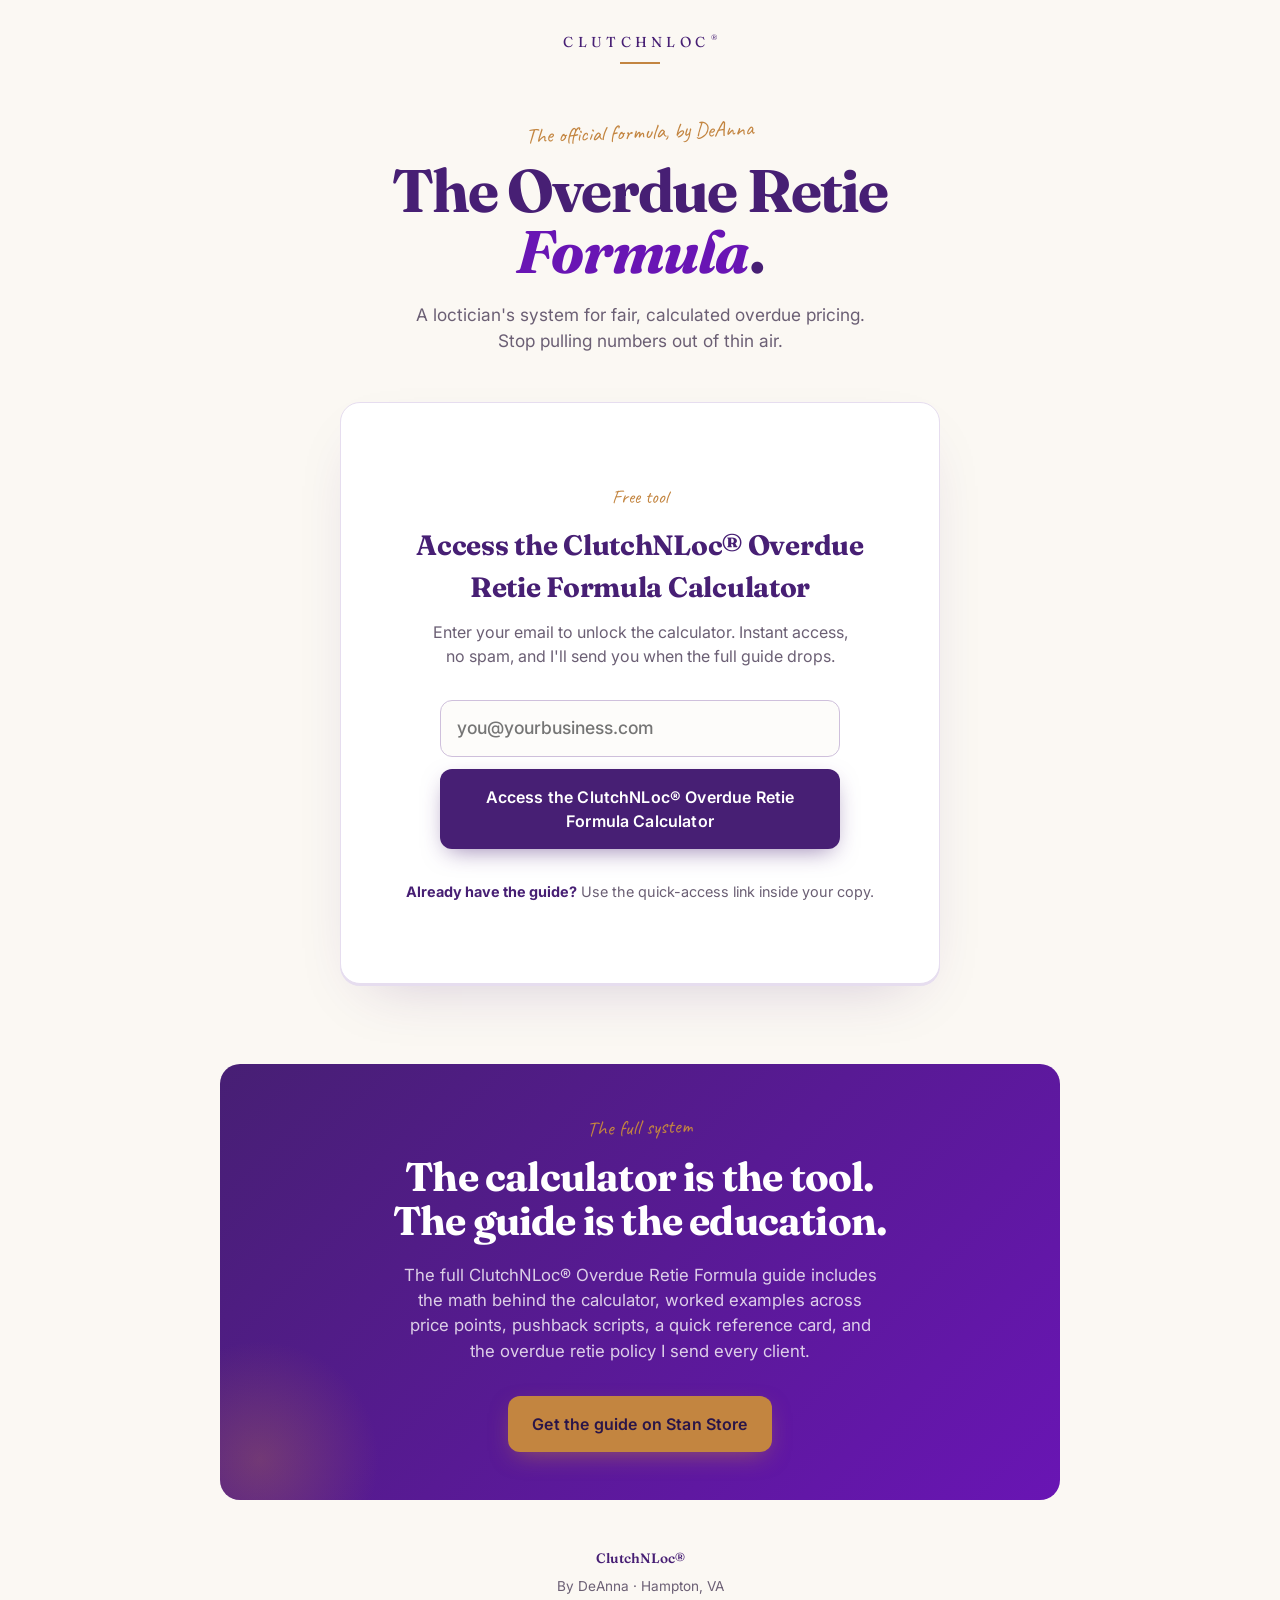
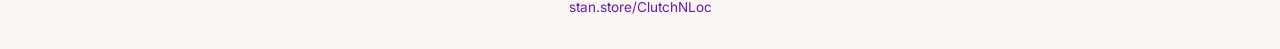
<file: index.html>
<!DOCTYPE html>
<html lang="en">
<head>
  <meta charset="UTF-8" />
  <meta name="viewport" content="width=device-width, initial-scale=1" />
  <title>The ClutchNLoc® Overdue Retie Formula Calculator</title>
  <meta name="description" content="A loctician's system for fair, calculated overdue pricing. Calculate your baseline in seconds." />

  <!-- Fonts -->
  <link rel="preconnect" href="https://fonts.googleapis.com" />
  <link rel="preconnect" href="https://fonts.gstatic.com" crossorigin />
  <link href="https://fonts.googleapis.com/css2?family=Fraunces:ital,opsz,wght@0,9..144,400;0,9..144,600;0,9..144,700;1,9..144,600&family=Inter:wght@400;500;600;700&family=Caveat:wght@500;600;700&display=swap" rel="stylesheet" />

  <link rel="stylesheet" href="styles.css" />

  <!-- Open Graph -->
  <meta property="og:title" content="The ClutchNLoc® Overdue Retie Formula" />
  <meta property="og:description" content="A loctician's system for fair, calculated overdue pricing." />
  <meta property="og:type" content="website" />
</head>
<body>

  <header class="masthead">
    <div class="wrap">
      <p class="masthead__brand">ClutchNLoc</p>
      <div class="masthead__rule"></div>
    </div>
  </header>

  <main>
    <!-- ============ HERO ============ -->
    <section class="hero">
      <div class="wrap">
        <span class="hero__eyebrow">The official formula, by DeAnna</span>
        <h1 class="hero__title">The Overdue Retie <em>Formula</em>.</h1>
        <p class="hero__sub">A loctician's system for fair, calculated overdue pricing. Stop pulling numbers out of thin air.</p>
      </div>
    </section>

    <!-- ============ EMAIL GATE ============ -->
    <section class="wrap" id="gate-section">
      <div class="card">
        <div class="gate">
          <span class="gate__eyebrow">Free tool</span>
          <h2 class="gate__title">Access the ClutchNLoc® Overdue Retie Formula Calculator</h2>
          <p class="gate__sub">Enter your email to unlock the calculator. Instant access, no spam, and I'll send you when the full guide drops.</p>

          <form class="gate__form" id="gate-form" action="https://formspree.io/f/xgojbkzg" method="POST" novalidate>
            <label class="visually-hidden" for="gate-email">Email address</label>
            <input class="input" id="gate-email" name="email" type="email" placeholder="you@yourbusiness.com" required autocomplete="email" />

            <!-- Formspree hidden fields -->
            <input type="hidden" name="_subject" value="New calculator unlock from clutchnloc.github.io" />
            <input type="text" name="_gotcha" style="display:none" tabindex="-1" autocomplete="off" />

            <button class="btn btn--primary btn--full" type="submit">Access the ClutchNLoc® Overdue Retie Formula Calculator</button>
          </form>

          <p class="gate__buyer-note">
            <strong>Already have the guide?</strong> Use the quick-access link inside your copy.
          </p>
        </div>
      </div>
    </section>

    <!-- ============ CALCULATOR (hidden until unlock) ============ -->
    <section class="wrap" id="calc-section" hidden>
      <div class="card">
        <h2 class="section-title">Your calculator</h2>
        <p class="section-sub">Enter your numbers. The formula does the rest.</p>

        <form class="form" id="calc-form" novalidate>
          <div class="field">
            <label class="field__label" for="input-price">Current retie price</label>
            <div class="input-wrap">
              <span class="input-wrap__prefix">$</span>
              <input class="input input--prefixed" id="input-price" type="number" step="1" min="1" inputmode="decimal" placeholder="185" required />
            </div>
            <p class="field__hint">Your fixed rate for a standard retie service.</p>
          </div>

          <div class="field">
            <label class="field__label" for="input-interval">Standard interval</label>
            <div class="input-wrap">
              <input class="input input--suffixed" id="input-interval" type="number" step="1" min="1" inputmode="decimal" placeholder="7" required />
              <span class="input-wrap__suffix">weeks</span>
            </div>
            <p class="field__hint">Your maintenance window. Industry standard is 4 to 6 weeks; ClutchNLoc® extended is 4 to 7.</p>
          </div>

          <div class="field">
            <label class="field__label" for="input-weeks">Weeks since last retie</label>
            <div class="input-wrap">
              <input class="input input--suffixed" id="input-weeks" type="number" step="1" min="1" inputmode="decimal" placeholder="13" required />
              <span class="input-wrap__suffix">weeks</span>
            </div>
            <p class="field__hint">Total weeks since the client's last retie. Not weeks past due.</p>
          </div>

          <p class="error" id="error-msg" hidden></p>

          <button class="btn btn--accent btn--full" type="submit">Calculate the baseline</button>
        </form>

        <!-- Result -->
        <div class="result" id="result" hidden aria-live="polite">
          <p class="result__label">Your baseline</p>
          <p class="result__value" id="result-value">$0.00</p>
          <span class="result__caption">this is your floor</span>
          <p class="result__breakdown" id="result-breakdown"></p>
        </div>

        <div style="margin-top: 1rem; text-align: center;">
          <button class="btn btn--ghost" id="reset-btn" type="button">Clear and start over</button>
        </div>

        <!-- Formula explainer -->
        <div class="explainer">
          <p class="explainer__title">The formula</p>
          <p class="explainer__formula">B = (W ÷ S) × P</p>
          <p class="explainer__note">
            The baseline is your calculated <strong>total</strong>, not an amount to add on top of your standard rate. It scales with your standard price, so raise your rate and the formula scales with you.
          </p>
        </div>
      </div>
    </section>

    <!-- ============ CTA BANNER — Buy the guide ============ -->
    <section class="wrap wrap--wide">
      <div class="cta-banner">
        <span class="cta-banner__eyebrow">The full system</span>
        <h2 class="cta-banner__title">The calculator is the tool. <br />The guide is the education.</h2>
        <p class="cta-banner__body">The full ClutchNLoc® Overdue Retie Formula guide includes the math behind the calculator, worked examples across price points, pushback scripts, a quick reference card, and the overdue retie policy I send every client.</p>
        <a class="btn btn--accent" href="https://stan.store/ClutchNLoc" target="_blank" rel="noopener">Get the guide on Stan Store</a>
      </div>
    </section>
  </main>

  <footer class="foot">
    <div class="wrap">
      <p class="foot__brand">ClutchNLoc®</p>
      <p>By DeAnna · Hampton, VA</p>
      <p><a href="https://stan.store/ClutchNLoc" target="_blank" rel="noopener">stan.store/ClutchNLoc</a></p>
    </div>
  </footer>

  <script>
    // Email gate: reveal calculator on submit.
    (function () {
      const gateForm = document.getElementById('gate-form');
      const gateSection = document.getElementById('gate-section');
      const calcSection = document.getElementById('calc-section');

      if (!gateForm) return;

      gateForm.addEventListener('submit', function (e) {
        e.preventDefault();

        // Submit to Formspree in the background. Reveal calculator regardless of network state
        // so buyers aren't blocked on slow connections.
        try {
          fetch(gateForm.action, {
            method: 'POST',
            body: new FormData(gateForm),
            headers: { Accept: 'application/json' }
          });
        } catch (err) {
          // Fail silently — the unlock experience should not depend on the network.
        }

        // Persist unlock so returning visitors skip the gate.
        try { localStorage.setItem('clutch_calc_unlocked', '1'); } catch (err) {}

        gateSection.hidden = true;
        calcSection.hidden = false;

        // Scroll to calculator
        calcSection.scrollIntoView({ behavior: 'smooth', block: 'start' });
      });

      // If already unlocked, skip the gate.
      try {
        if (localStorage.getItem('clutch_calc_unlocked') === '1') {
          gateSection.hidden = true;
          calcSection.hidden = false;
        }
      } catch (err) {}
    })();
  </script>
  <script src="calc.js"></script>
</body>
</html>
</file>
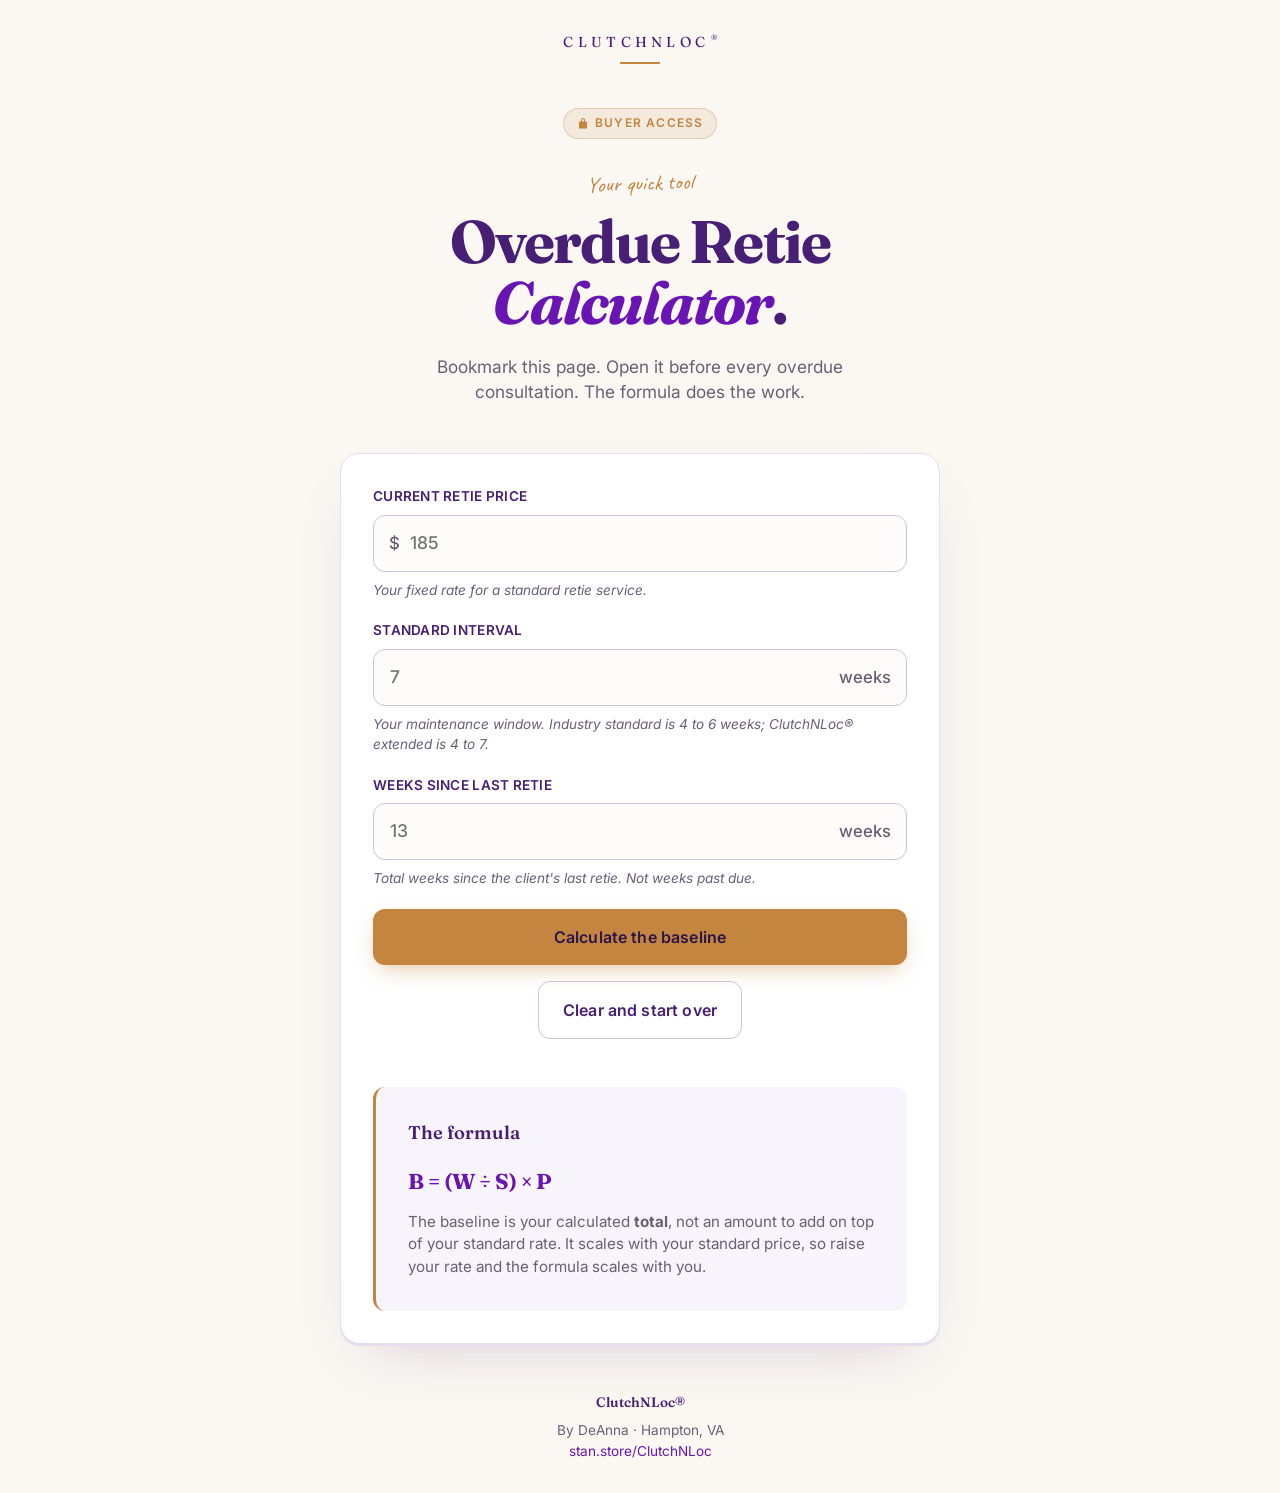
<file: ODCalculator.html>
<!DOCTYPE html>
<html lang="en">
<head>
  <meta charset="UTF-8" />
  <meta name="viewport" content="width=device-width, initial-scale=1" />
  <title>Overdue Retie Calculator · Buyer access · ClutchNLoc®</title>
  <meta name="description" content="Your quick-access ClutchNLoc® Overdue Retie Formula Calculator." />

  <!-- Fonts -->
  <link rel="preconnect" href="https://fonts.googleapis.com" />
  <link rel="preconnect" href="https://fonts.gstatic.com" crossorigin />
  <link href="https://fonts.googleapis.com/css2?family=Fraunces:ital,opsz,wght@0,9..144,400;0,9..144,600;0,9..144,700;1,9..144,600&family=Inter:wght@400;500;600;700&family=Caveat:wght@500;600;700&display=swap" rel="stylesheet" />

  <link rel="stylesheet" href="styles.css" />

  <!-- Prevent this page from being indexed by search engines. -->
  <meta name="robots" content="noindex, nofollow" />
</head>
<body>

  <header class="masthead">
    <div class="wrap">
      <p class="masthead__brand">ClutchNLoc</p>
      <div class="masthead__rule"></div>
    </div>
  </header>

  <main>
    <section class="wrap">
      <div style="text-align: center; padding: 1.5rem 0 0.5rem;">
        <span class="buyer-badge">
          <svg width="12" height="12" viewBox="0 0 12 12" fill="currentColor" aria-hidden="true">
            <path d="M9.5 4.5H8V3a2 2 0 10-4 0v1.5H2.5a.5.5 0 00-.5.5v6a.5.5 0 00.5.5h7a.5.5 0 00.5-.5V5a.5.5 0 00-.5-.5zM5 3a1 1 0 112 0v1.5H5V3z"/>
          </svg>
          Buyer access
        </span>
      </div>
    </section>

    <section class="hero" style="padding-top: 0;">
      <div class="wrap">
        <span class="hero__eyebrow">Your quick tool</span>
        <h1 class="hero__title">Overdue Retie <em>Calculator</em>.</h1>
        <p class="hero__sub">Bookmark this page. Open it before every overdue consultation. The formula does the work.</p>
      </div>
    </section>

    <!-- ============ CALCULATOR ============ -->
    <section class="wrap">
      <div class="card">
        <form class="form" id="calc-form" novalidate>
          <div class="field">
            <label class="field__label" for="input-price">Current retie price</label>
            <div class="input-wrap">
              <span class="input-wrap__prefix">$</span>
              <input class="input input--prefixed" id="input-price" type="number" step="1" min="1" inputmode="decimal" placeholder="185" required />
            </div>
            <p class="field__hint">Your fixed rate for a standard retie service.</p>
          </div>

          <div class="field">
            <label class="field__label" for="input-interval">Standard interval</label>
            <div class="input-wrap">
              <input class="input input--suffixed" id="input-interval" type="number" step="1" min="1" inputmode="decimal" placeholder="7" required />
              <span class="input-wrap__suffix">weeks</span>
            </div>
            <p class="field__hint">Your maintenance window. Industry standard is 4 to 6 weeks; ClutchNLoc® extended is 4 to 7.</p>
          </div>

          <div class="field">
            <label class="field__label" for="input-weeks">Weeks since last retie</label>
            <div class="input-wrap">
              <input class="input input--suffixed" id="input-weeks" type="number" step="1" min="1" inputmode="decimal" placeholder="13" required />
              <span class="input-wrap__suffix">weeks</span>
            </div>
            <p class="field__hint">Total weeks since the client's last retie. Not weeks past due.</p>
          </div>

          <p class="error" id="error-msg" hidden></p>

          <button class="btn btn--accent btn--full" type="submit">Calculate the baseline</button>
        </form>

        <!-- Result -->
        <div class="result" id="result" hidden aria-live="polite">
          <p class="result__label">Your baseline</p>
          <p class="result__value" id="result-value">$0.00</p>
          <span class="result__caption">this is your floor</span>
          <p class="result__breakdown" id="result-breakdown"></p>
        </div>

        <div style="margin-top: 1rem; text-align: center;">
          <button class="btn btn--ghost" id="reset-btn" type="button">Clear and start over</button>
        </div>

        <!-- Formula explainer -->
        <div class="explainer">
          <p class="explainer__title">The formula</p>
          <p class="explainer__formula">B = (W ÷ S) × P</p>
          <p class="explainer__note">
            The baseline is your calculated <strong>total</strong>, not an amount to add on top of your standard rate. It scales with your standard price, so raise your rate and the formula scales with you.
          </p>
        </div>
      </div>
    </section>
  </main>

  <footer class="foot">
    <div class="wrap">
      <p class="foot__brand">ClutchNLoc®</p>
      <p>By DeAnna · Hampton, VA</p>
      <p><a href="https://stan.store/ClutchNLoc" target="_blank" rel="noopener">stan.store/ClutchNLoc</a></p>
    </div>
  </footer>

  <script src="calc.js"></script>
</body>
</html>
</file>
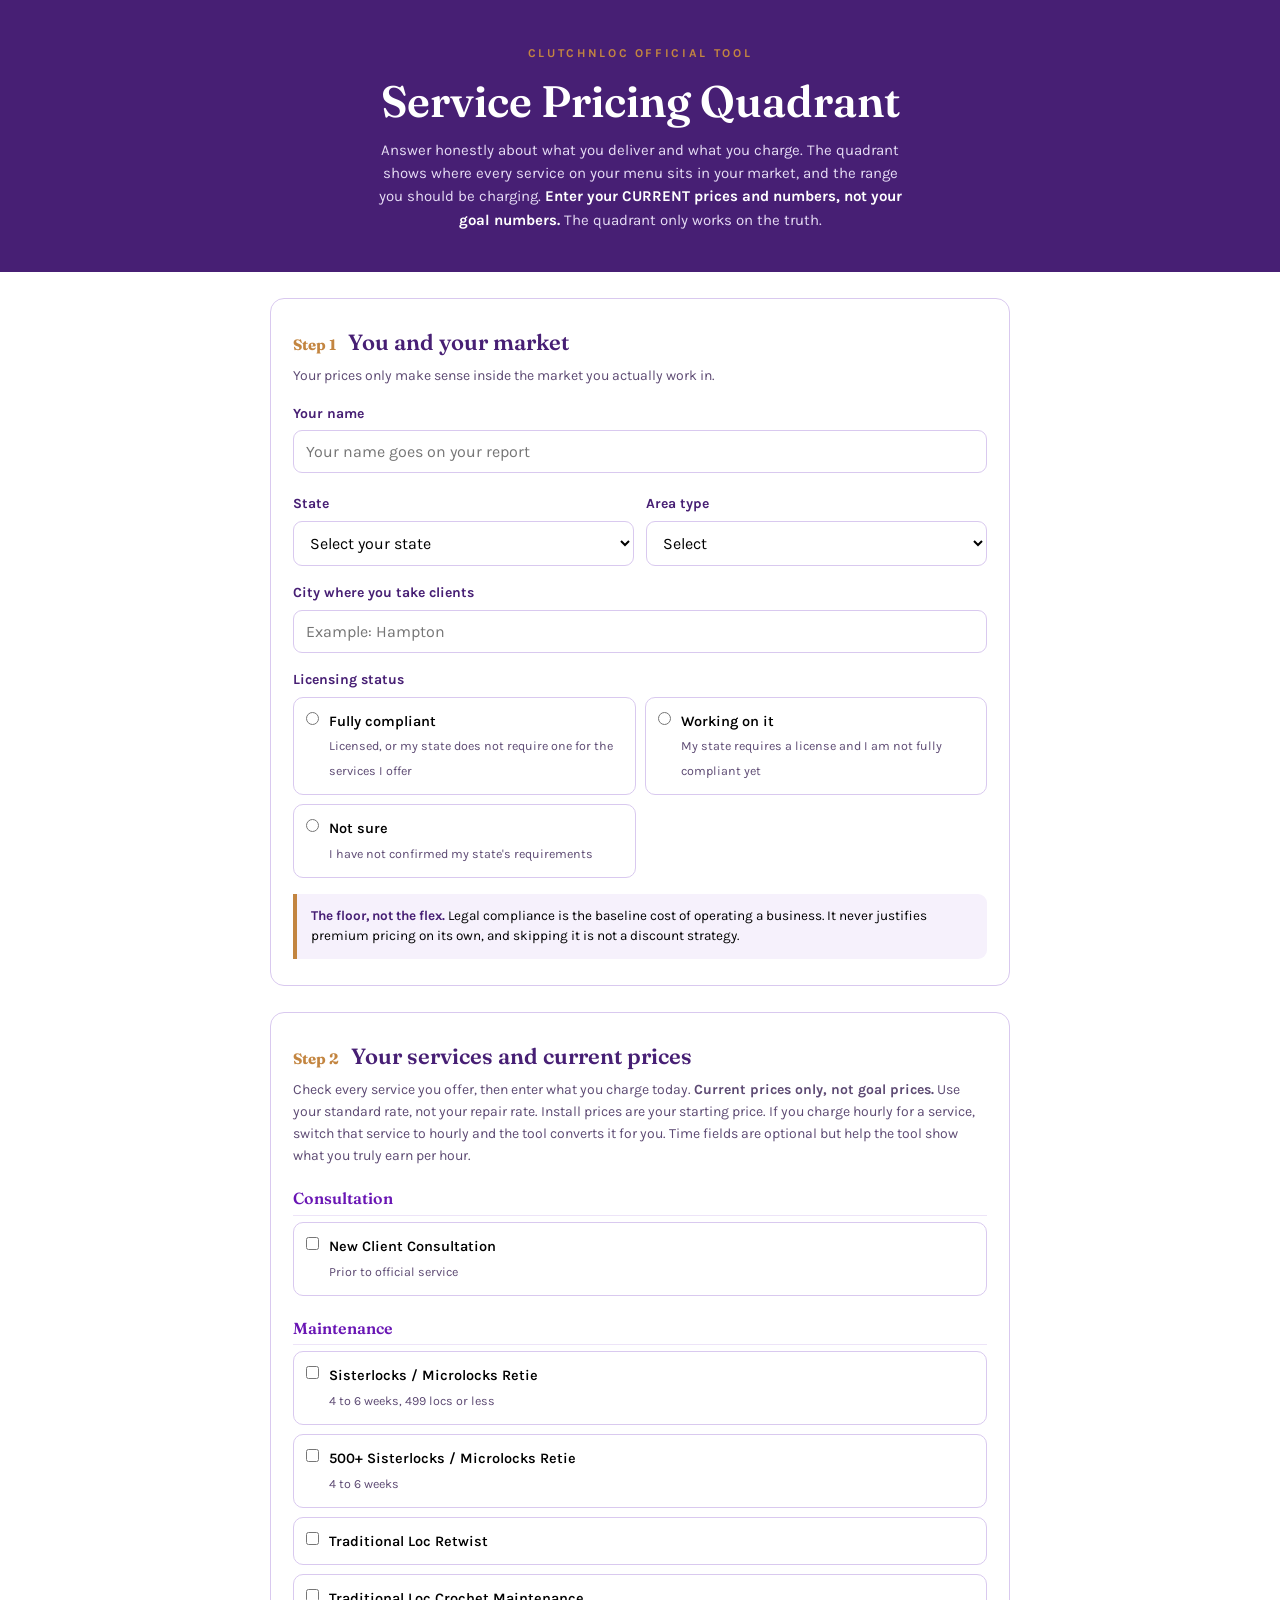
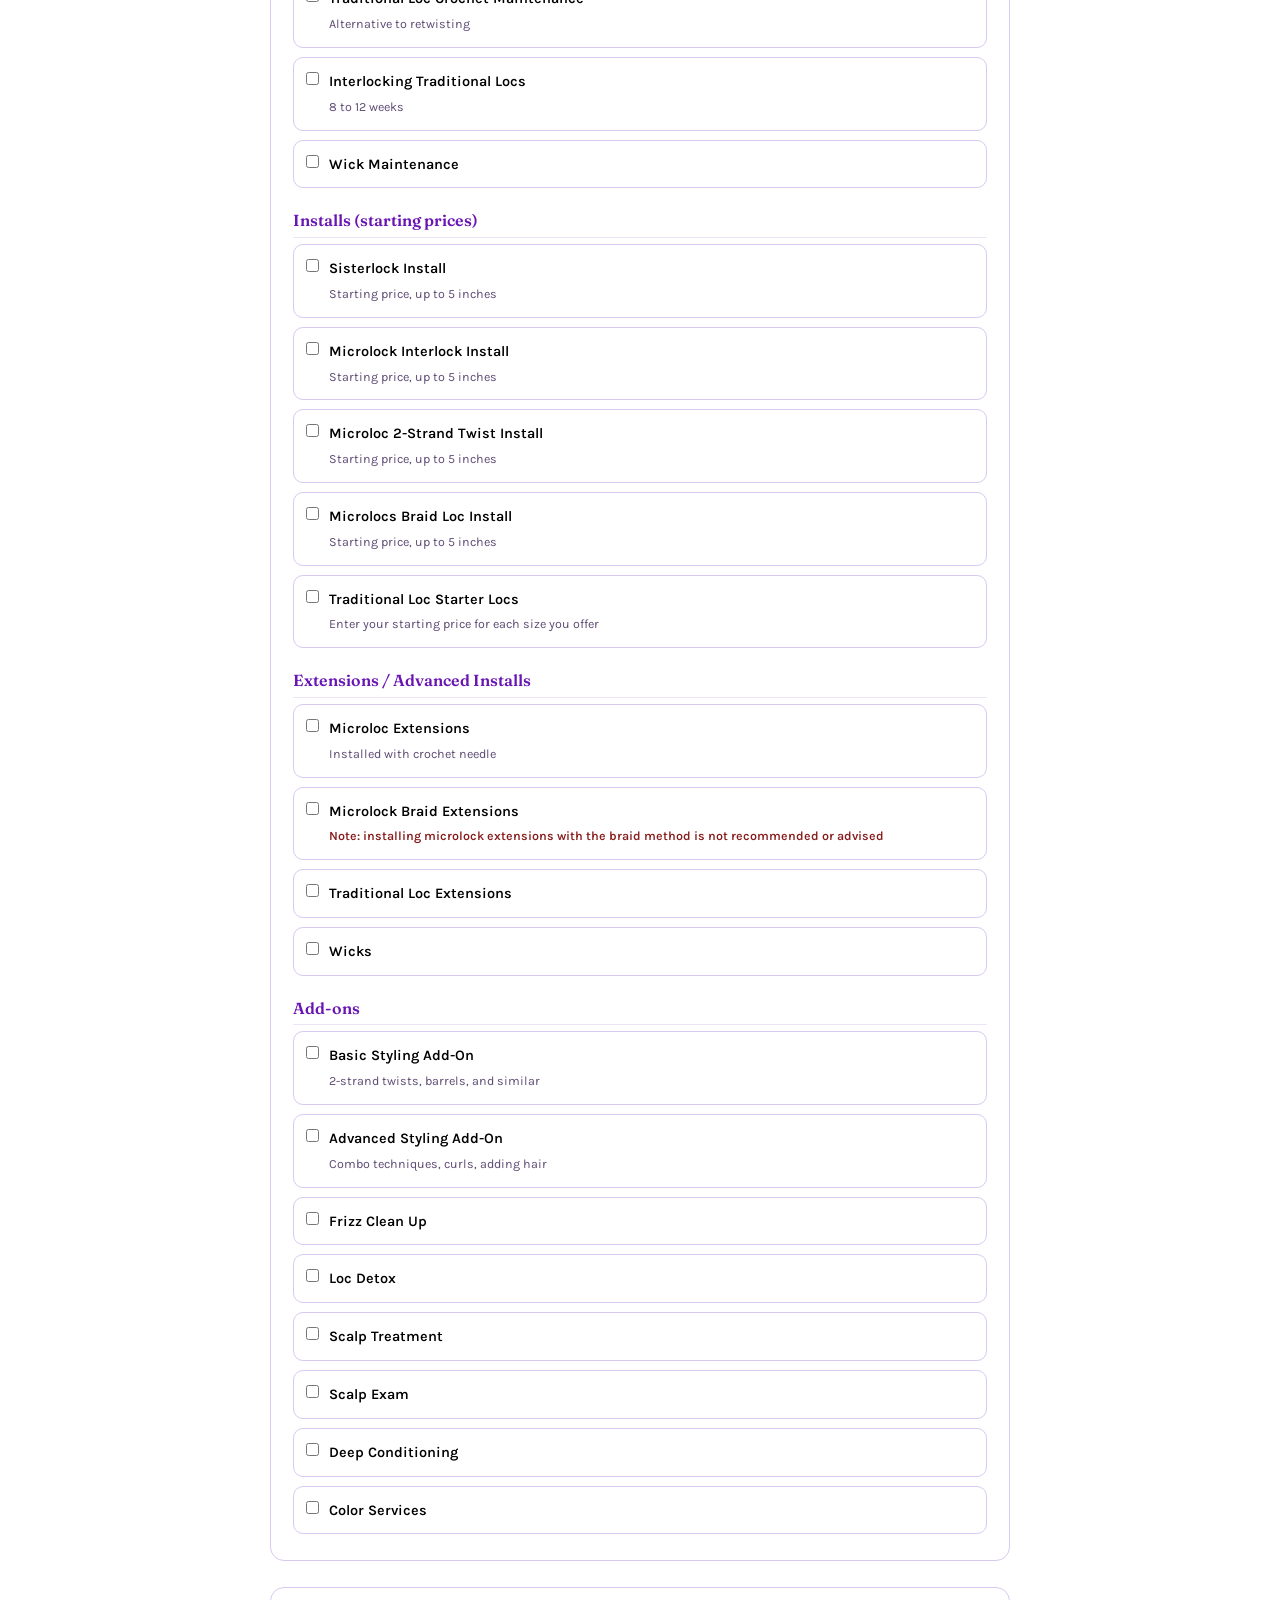
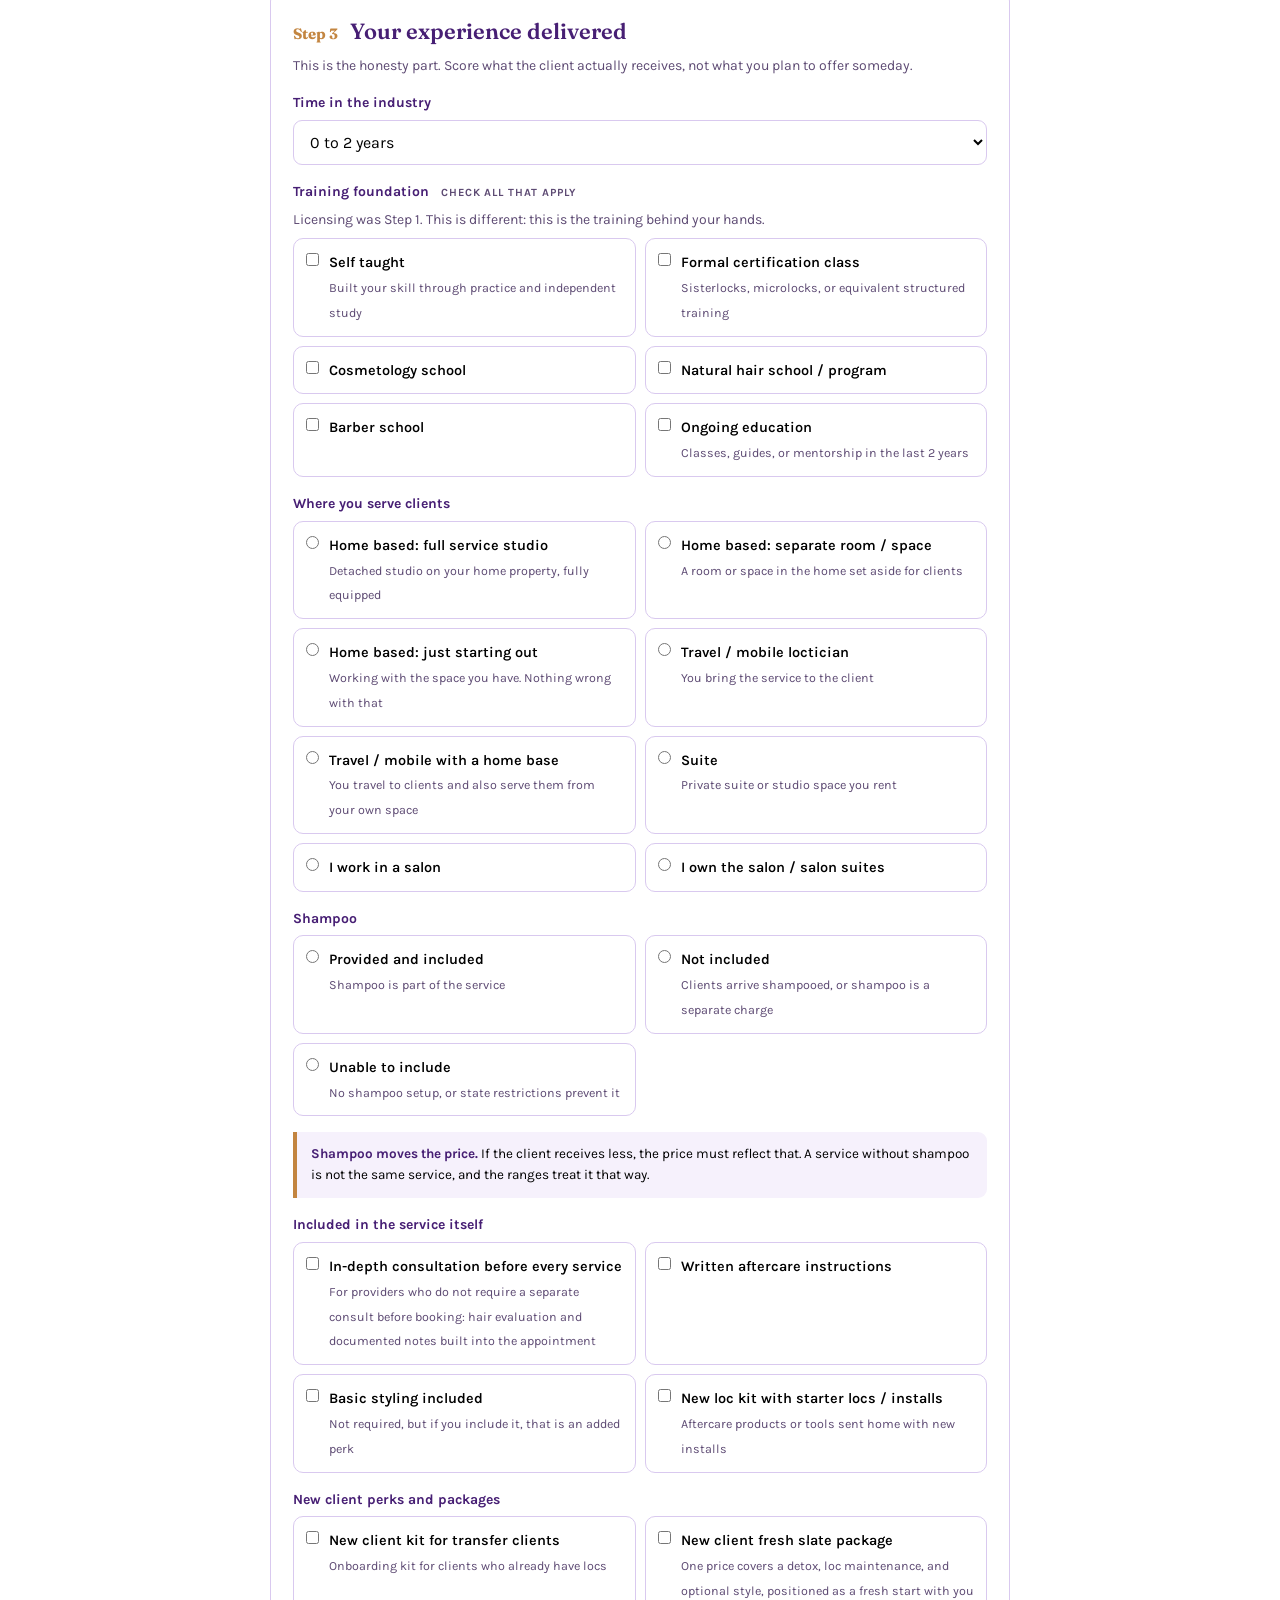
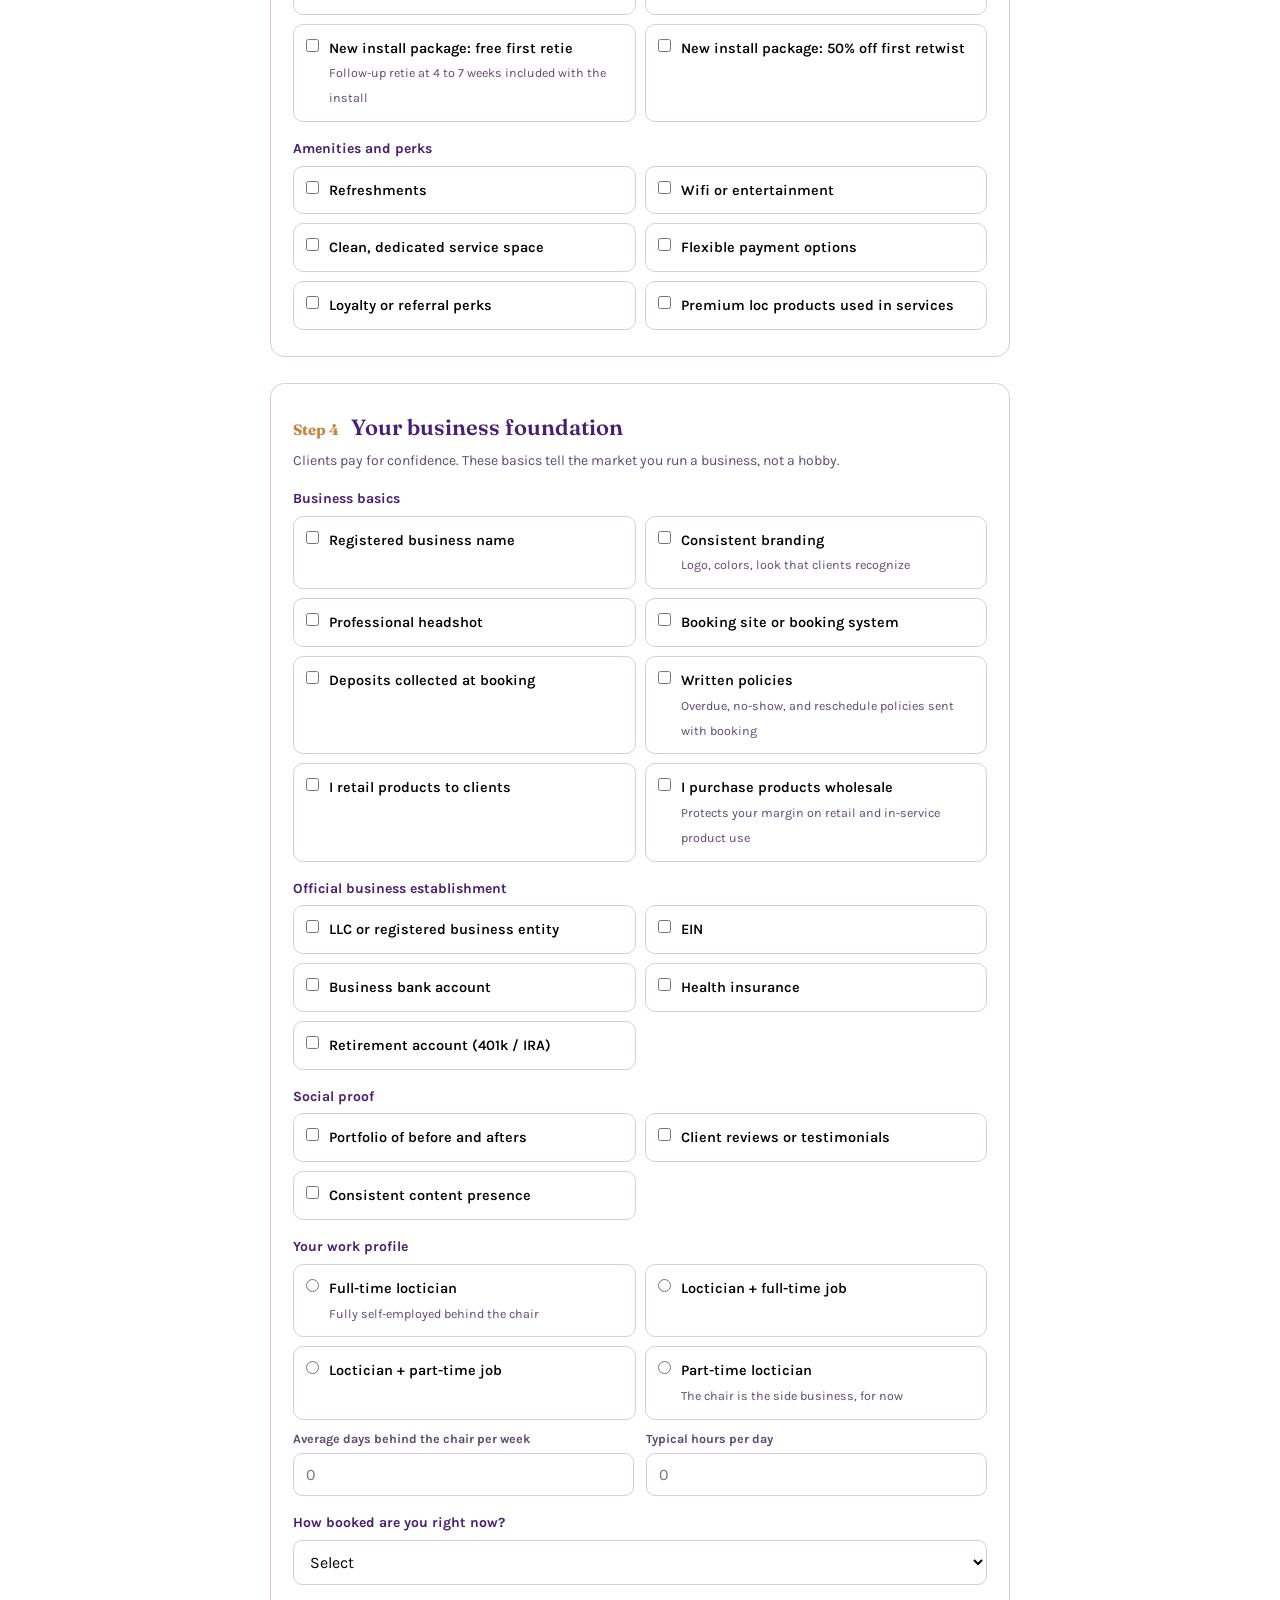
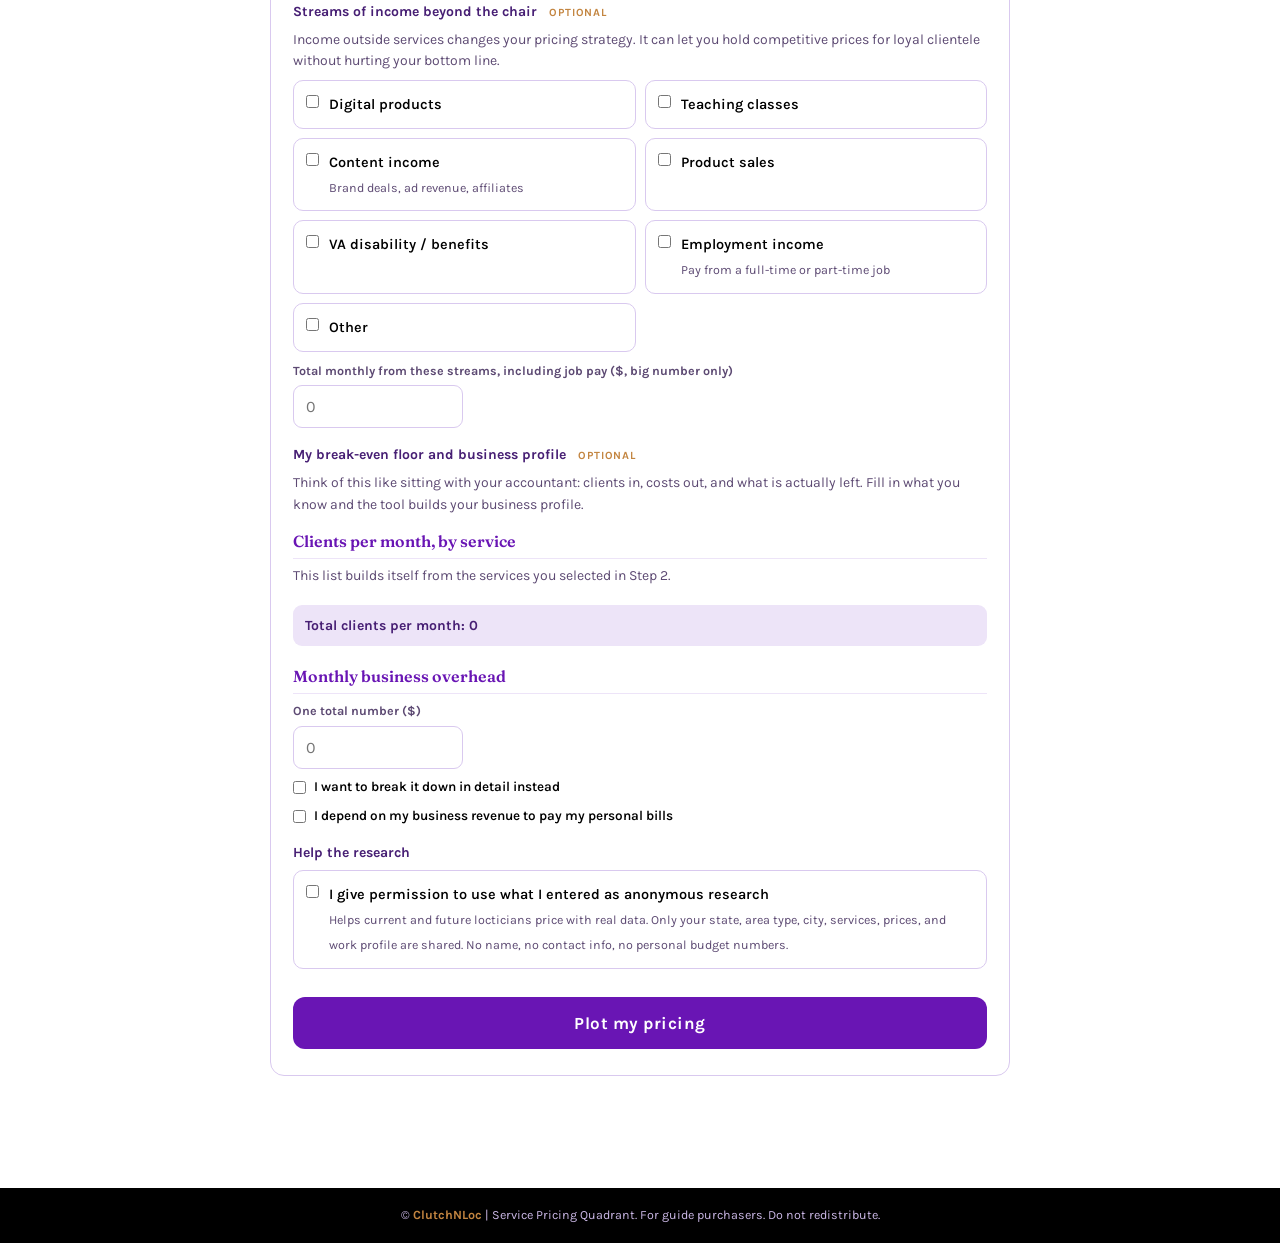
<file: PricingQuadrant_1.html>
<!DOCTYPE html>
<html lang="en">
<head>
<meta charset="UTF-8">
<meta name="viewport" content="width=device-width, initial-scale=1.0">
<title>ClutchNLoc | Service Pricing Quadrant</title>
<link rel="preconnect" href="https://fonts.googleapis.com">
<link rel="preconnect" href="https://fonts.gstatic.com" crossorigin>
<link href="https://fonts.googleapis.com/css2?family=Fraunces:opsz,wght@9..144,500;9..144,600;9..144,700&family=Karla:wght@400;500;600;700&display=swap" rel="stylesheet">
<style>
  :root{
    --purple:#6915b4;
    --purple-deep:#471f74;
    --purple-soft:#8962d0;
    --gold:#c38540;
    --green:#a7ca63;
    --red:#881b1b;
    --ink:#000000;
    --bg:#ffffff;
    --tint:#f6f1fc;
    --tint-deep:#ede4f8;
    --line:#d9c9ef;
    --muted:#5d4a73;
  }
  *{box-sizing:border-box;margin:0;padding:0}
  body{background:var(--bg);color:var(--ink);font-family:'Karla',sans-serif;font-size:16px;line-height:1.55}
  .wrap{max-width:780px;margin:0 auto;padding:0 20px 60px}

  header{background:var(--purple-deep);color:#fff;padding:44px 20px 40px;text-align:center}
  .eyebrow{font-size:12px;letter-spacing:.22em;text-transform:uppercase;color:var(--gold);font-weight:700;margin-bottom:14px}
  h1{font-family:'Fraunces',serif;font-weight:600;font-size:clamp(30px,6vw,44px);line-height:1.1}
  header p{max-width:540px;margin:14px auto 0;color:#e6dcf5;font-size:15px}

  .step{background:#fff;border:1px solid var(--line);border-radius:14px;padding:26px 22px;margin-top:26px}
  .step-label{display:flex;align-items:baseline;gap:12px;margin-bottom:6px}
  .step-num{font-family:'Fraunces',serif;font-weight:700;font-size:15px;color:var(--gold);white-space:nowrap}
  .step h2{font-family:'Fraunces',serif;font-weight:600;font-size:22px;color:var(--purple-deep)}
  .step .hint{color:var(--muted);font-size:14px;margin-bottom:16px}
  .subhead{font-family:'Fraunces',serif;font-size:16px;color:var(--purple);font-weight:600;margin:20px 0 4px;padding-bottom:4px;border-bottom:1px solid var(--tint-deep)}

  label.field-label{display:block;font-weight:700;font-size:14px;margin:16px 0 6px;color:var(--purple-deep)}
  select,input[type=number],input[type=text]{width:100%;padding:11px 12px;border:1.5px solid var(--line);border-radius:9px;font-family:'Karla',sans-serif;font-size:16px;background:#fff;color:var(--ink)}
  select:focus,input:focus{outline:2px solid var(--purple-soft);outline-offset:1px;border-color:var(--purple-soft)}

  .choice-grid{display:grid;grid-template-columns:1fr;gap:9px;margin-top:6px}
  @media(min-width:520px){.choice-grid{grid-template-columns:1fr 1fr}}
  .choice-grid.full{grid-template-columns:1fr}
  .choice{display:flex;align-items:flex-start;gap:10px;border:1.5px solid var(--line);border-radius:10px;padding:11px 12px;cursor:pointer;background:#fff;transition:border-color .15s,background .15s}
  .choice:hover{border-color:var(--purple-soft)}
  .choice input{margin-top:3px;accent-color:var(--purple);flex-shrink:0}
  .choice .t{font-weight:600;font-size:14.5px}
  .choice .s{font-size:12.5px;color:var(--muted)}
  .choice .warn-s{font-size:12.5px;color:var(--red);font-weight:600}
  .choice.checked{border-color:var(--purple);background:var(--tint)}

  .svc-detail{display:none;margin:8px 0 4px 30px}
  .svc-detail.show{display:block}
  .svc-detail .pre{font-size:12.5px;font-weight:700;color:var(--muted);margin:8px 0 4px}
  .svc-detail input{max-width:170px}
  .inline-radios{display:flex;flex-wrap:wrap;gap:8px;margin:4px 0}
  .inline-radios label{display:flex;align-items:center;gap:6px;font-size:13.5px;font-weight:600;border:1.5px solid var(--line);border-radius:8px;padding:6px 12px;cursor:pointer;background:#fff}
  .inline-radios input{accent-color:var(--purple)}
  .field-row{display:flex;gap:10px;flex-wrap:wrap}
  .field-row > div{flex:1;min-width:120px;max-width:170px}
  .hourly-fields{display:none}
  .hourly-fields.show{display:flex;gap:10px;flex-wrap:wrap}
  .hourly-fields > div{flex:1;min-width:120px;max-width:170px}
  .od-wrap{display:none;margin-top:6px}
  .od-wrap.show{display:block}
  .mini-check{display:flex;align-items:center;gap:8px;font-size:13.5px;font-weight:600;margin-top:8px;cursor:pointer}
  .mini-check input{accent-color:var(--purple)}

  .floor-note{margin-top:16px;border-left:4px solid var(--gold);background:var(--tint);padding:12px 14px;border-radius:0 9px 9px 0;font-size:13.5px}
  .floor-note strong{color:var(--purple-deep)}

  .optional-tag{font-size:11px;font-weight:700;letter-spacing:.08em;text-transform:uppercase;color:var(--gold);margin-left:8px}
  .two-col{display:grid;grid-template-columns:1fr 1fr;gap:12px}

  .count-rows{display:grid;gap:8px;margin-top:8px}
  .count-row{display:none;align-items:center;justify-content:space-between;gap:12px;background:var(--tint);border-radius:9px;padding:9px 12px;font-size:13.5px;font-weight:600}
  .count-row.show{display:flex}
  .count-row input{max-width:90px;padding:8px 10px;font-size:15px}
  .totals-line{margin-top:10px;font-size:14px;font-weight:700;color:var(--purple-deep);background:var(--tint-deep);border-radius:9px;padding:10px 12px}

  .ov-fields{display:none;margin-top:8px}
  .ov-fields.show{display:block}
  .ov-grid{display:grid;grid-template-columns:1fr 1fr;gap:10px}
  @media(max-width:519px){.ov-grid{grid-template-columns:1fr}}
  .ov-grid .pre{font-size:12.5px;font-weight:700;color:var(--muted);margin-bottom:4px}

  .go{display:block;width:100%;margin-top:28px;background:var(--purple);color:#fff;font-family:'Karla',sans-serif;font-weight:700;font-size:17px;letter-spacing:.03em;border:none;border-radius:12px;padding:16px;cursor:pointer;transition:background .15s}
  .go:hover{background:var(--purple-deep)}
  .err{display:none;margin-top:12px;color:var(--red);font-weight:700;font-size:14px;text-align:center}
  .err.show{display:block}

  #results{display:none;margin-top:34px}
  #results.show{display:block}
  .results-head{text-align:center;margin-bottom:18px}
  .results-head h2{font-family:'Fraunces',serif;font-weight:600;font-size:26px;color:var(--purple-deep)}
  .results-head p{font-size:14px;color:var(--muted);margin-top:4px}

  /* Screenshot summary card */
  .summary{background:var(--purple-deep);color:#fff;border-radius:16px;padding:24px 22px;margin-bottom:20px}
  .summary .s-brand{display:flex;justify-content:space-between;align-items:baseline;border-bottom:1px solid rgba(255,255,255,.18);padding-bottom:10px;margin-bottom:12px;gap:10px;flex-wrap:wrap}
  .summary .s-brand b{font-family:'Fraunces',serif;font-size:17px;color:var(--gold);letter-spacing:.02em}
  .summary .s-brand span{font-size:11.5px;color:#cbb8e6;letter-spacing:.12em;text-transform:uppercase;font-weight:700}
  .summary .s-score{font-family:'Fraunces',serif;font-size:30px;font-weight:600;color:#fff}
  .summary .s-score small{font-size:14px;font-family:'Karla',sans-serif;font-weight:600;color:#cbb8e6;margin-left:8px}
  .summary .s-rows{margin-top:12px;display:grid;gap:6px}
  .summary .s-row{display:flex;justify-content:space-between;gap:10px;font-size:13.5px;background:rgba(255,255,255,.08);border-radius:8px;padding:8px 12px}
  .summary .s-row b{font-weight:700}
  .summary .s-row .z{color:var(--gold);font-weight:700;white-space:nowrap}
  .summary .s-foot{margin-top:12px;font-size:11.5px;color:#cbb8e6;display:flex;justify-content:space-between;flex-wrap:wrap;gap:4px}

  .banner{display:none;border-radius:12px;padding:14px 16px;margin-bottom:14px;font-size:14px}
  .banner.show{display:block}
  .banner.compliance{background:#f9ecec;border:1.5px solid var(--red)}
  .banner.compliance strong{color:var(--red)}
  .banner.demand{background:#f3f8e8;border:1.5px solid var(--green)}
  .banner.demand strong{color:#5d7a2a}
  .banner.floorwarn{background:#f9ecec;border:1.5px solid var(--red)}
  .banner.floorwarn strong{color:var(--red)}

  .chart-card{background:#fff;border:1px solid var(--line);border-radius:14px;padding:20px 14px 8px}
  .chart-card svg{width:100%;height:auto;display:block}
  .legend{display:flex;flex-wrap:wrap;gap:8px 16px;justify-content:center;padding:12px 6px 14px;font-size:13px}
  .legend span{display:inline-flex;align-items:center;gap:6px;font-weight:600}
  .legend i{width:11px;height:11px;border-radius:50%;display:inline-block;flex-shrink:0}

  .verdicts{margin-top:18px;display:grid;gap:12px}
  .verdict{background:#fff;border:1px solid var(--line);border-radius:12px;padding:16px 18px;border-left:5px solid var(--gold)}
  .verdict h3{font-family:'Fraunces',serif;font-size:18px;color:var(--purple-deep);font-weight:600}
  .verdict .zone{display:inline-block;font-size:11.5px;font-weight:700;letter-spacing:.08em;text-transform:uppercase;padding:3px 9px;border-radius:20px;margin:7px 0 8px}
  .zone.under{background:#eef5dc;color:#5d7a2a}
  .zone.aligned{background:#f4e9db;color:#8a5a20}
  .zone.building{background:var(--tint);color:var(--purple)}
  .zone.ahead{background:#f9ecec;color:var(--red)}
  .verdict p{font-size:14px}
  .verdict .range{margin-top:9px;font-size:15px;font-weight:700;color:var(--purple-deep);background:var(--tint);border-radius:8px;padding:9px 12px}
  .verdict .perinch{margin-top:7px;font-size:13px;color:var(--purple);font-weight:600}
  .verdict .flag{margin-top:7px;font-size:13px;color:var(--red);font-weight:600}
  .verdict a{color:var(--purple);font-weight:700}

  .action-card{margin-top:18px;background:#fff;border:1.5px solid var(--gold);border-radius:14px;padding:20px}
  .action-card h3{font-family:'Fraunces',serif;font-size:19px;color:var(--purple-deep);font-weight:600;margin-bottom:8px}
  .action-card ol{margin:8px 0 0 20px;font-size:14px}
  .action-card li{margin-bottom:7px}
  .action-card p{font-size:14px}
  .action-card a{color:var(--purple);font-weight:700}

  .biz-card{margin-top:18px;background:var(--purple-deep);color:#fff;border-radius:14px;padding:22px 20px;display:none}
  .biz-card h3{font-family:'Fraunces',serif;font-size:20px;color:var(--gold);font-weight:600}
  .biz-card p{font-size:14px;margin-top:8px;color:#e6dcf5}
  .biz-rows{margin-top:12px;display:grid;gap:6px}
  .biz-row{display:flex;justify-content:space-between;gap:10px;font-size:14px;background:rgba(255,255,255,.08);border-radius:8px;padding:9px 12px}
  .biz-row b{color:#fff}
  .biz-row.total{background:rgba(195,133,64,.25)}
  .biz-row.total b{color:var(--gold)}
  .biz-card a{color:var(--gold);font-weight:700}

  .assume{margin-top:18px;background:var(--tint);border-radius:12px;padding:16px 18px;font-size:13.5px}
  .assume h4{font-family:'Fraunces',serif;color:var(--purple-deep);font-size:15px;margin-bottom:6px}
  .assume ul{margin-left:18px}
  .assume li{margin-bottom:3px}

  .baseline-note{margin-top:16px;text-align:center;font-size:12.5px;color:var(--muted)}
  .disclaimer{margin-top:10px;text-align:center;font-size:11.5px;color:var(--muted);max-width:560px;margin-left:auto;margin-right:auto}

  footer{margin-top:52px;background:#000;color:#cbb8e6;text-align:center;font-size:12.5px;padding:18px 20px}
  footer b{color:var(--gold)}
  @media print{
    header,.step,footer,.dl-btn{display:none !important}
    #results{display:block !important}
    body{background:#fff}
    .summary,.biz-card{-webkit-print-color-adjust:exact;print-color-adjust:exact}
    .verdict,.action-card,.chart-card,.assume{break-inside:avoid}
  }
  @media (prefers-reduced-motion:no-preference){
    .dot-in{animation:pop .5s ease-out both}
    @keyframes pop{from{opacity:0;transform:scale(.3)}to{opacity:1;transform:scale(1)}}
  }
</style>
</head>
<body>

<header>
  <div class="eyebrow">ClutchNLoc Official Tool</div>
  <h1>Service Pricing Quadrant</h1>
  <p>Answer honestly about what you deliver and what you charge. The quadrant shows where every service on your menu sits in your market, and the range you should be charging. <b style="color:#fff">Enter your CURRENT prices and numbers, not your goal numbers.</b> The quadrant only works on the truth.</p>
</header>

<div class="wrap">

  <!-- STEP 1: MARKET -->
  <section class="step">
    <div class="step-label"><span class="step-num">Step 1</span><h2>You and your market</h2></div>
    <p class="hint">Your prices only make sense inside the market you actually work in.</p>

    <label class="field-label" for="userName">Your name</label>
    <input type="text" id="userName" placeholder="Your name goes on your report" maxlength="40" autocomplete="name">

    <div class="two-col" style="margin-top:4px">
      <div>
        <label class="field-label" for="state">State</label>
        <select id="state"></select>
      </div>
      <div>
        <label class="field-label" for="area">Area type</label>
        <select id="area">
          <option value="">Select</option>
          <option value="1.15">Major city / urban</option>
          <option value="1">Suburban</option>
          <option value="0.87">Small town / rural</option>
        </select>
      </div>
    </div>

    <label class="field-label" for="city">City where you take clients</label>
    <input type="text" id="city" placeholder="Example: Hampton" maxlength="60" autocomplete="address-level2">

    <label class="field-label">Licensing status</label>
    <div class="choice-grid" id="licenseGroup">
      <label class="choice"><input type="radio" name="license" value="compliant"><span><span class="t">Fully compliant</span><br><span class="s">Licensed, or my state does not require one for the services I offer</span></span></label>
      <label class="choice"><input type="radio" name="license" value="working"><span><span class="t">Working on it</span><br><span class="s">My state requires a license and I am not fully compliant yet</span></span></label>
      <label class="choice"><input type="radio" name="license" value="unsure"><span><span class="t">Not sure</span><br><span class="s">I have not confirmed my state's requirements</span></span></label>
    </div>
    <div class="floor-note"><strong>The floor, not the flex.</strong> Legal compliance is the baseline cost of operating a business. It never justifies premium pricing on its own, and skipping it is not a discount strategy.</div>
  </section>

  <!-- STEP 2: SERVICES -->
  <section class="step">
    <div class="step-label"><span class="step-num">Step 2</span><h2>Your services and current prices</h2></div>
    <p class="hint">Check every service you offer, then enter what you charge today. <b>Current prices only, not goal prices.</b> Use your standard rate, not your repair rate. Install prices are your starting price. If you charge hourly for a service, switch that service to hourly and the tool converts it for you. Time fields are optional but help the tool show what you truly earn per hour.</p>
    <div id="svcGroup"></div>
  </section>

  <!-- STEP 3: EXPERIENCE DELIVERED -->
  <section class="step">
    <div class="step-label"><span class="step-num">Step 3</span><h2>Your experience delivered</h2></div>
    <p class="hint">This is the honesty part. Score what the client actually receives, not what you plan to offer someday.</p>

    <label class="field-label" for="years">Time in the industry</label>
    <select id="years">
      <option value="6">0 to 2 years</option>
      <option value="11">3 to 5 years</option>
      <option value="16">6 to 9 years</option>
      <option value="21">10 or more years</option>
    </select>

    <label class="field-label">Training foundation <span class="optional-tag" style="color:var(--muted)">Check all that apply</span></label>
    <p class="hint" style="margin-bottom:8px">Licensing was Step 1. This is different: this is the training behind your hands.</p>
    <div class="choice-grid">
      <label class="choice"><input type="checkbox" class="xp train" value="3"><span><span class="t">Self taught</span><br><span class="s">Built your skill through practice and independent study</span></span></label>
      <label class="choice"><input type="checkbox" class="xp train" value="9"><span><span class="t">Formal certification class</span><br><span class="s">Sisterlocks, microlocks, or equivalent structured training</span></span></label>
      <label class="choice"><input type="checkbox" class="xp train" value="4"><span><span class="t">Cosmetology school</span></span></label>
      <label class="choice"><input type="checkbox" class="xp train" value="4"><span><span class="t">Natural hair school / program</span></span></label>
      <label class="choice"><input type="checkbox" class="xp train" value="3"><span><span class="t">Barber school</span></span></label>
      <label class="choice"><input type="checkbox" class="xp train" value="3"><span><span class="t">Ongoing education</span><br><span class="s">Classes, guides, or mentorship in the last 2 years</span></span></label>
    </div>

    <label class="field-label">Where you serve clients</label>
    <div class="choice-grid">
      <label class="choice"><input type="radio" name="loc" value="7"><span><span class="t">Home based: full service studio</span><br><span class="s">Detached studio on your home property, fully equipped</span></span></label>
      <label class="choice"><input type="radio" name="loc" value="5"><span><span class="t">Home based: separate room / space</span><br><span class="s">A room or space in the home set aside for clients</span></span></label>
      <label class="choice"><input type="radio" name="loc" value="3"><span><span class="t">Home based: just starting out</span><br><span class="s">Working with the space you have. Nothing wrong with that</span></span></label>
      <label class="choice"><input type="radio" name="loc" value="6" class="mobileOpt"><span><span class="t">Travel / mobile loctician</span><br><span class="s">You bring the service to the client</span></span></label>
      <label class="choice"><input type="radio" name="loc" value="7" class="mobileOpt"><span><span class="t">Travel / mobile with a home base</span><br><span class="s">You travel to clients and also serve them from your own space</span></span></label>
      <label class="choice"><input type="radio" name="loc" value="7"><span><span class="t">Suite</span><br><span class="s">Private suite or studio space you rent</span></span></label>
      <label class="choice"><input type="radio" name="loc" value="6"><span><span class="t">I work in a salon</span></span></label>
      <label class="choice"><input type="radio" name="loc" value="8"><span><span class="t">I own the salon / salon suites</span></span></label>
    </div>

    <label class="field-label">Shampoo</label>
    <div class="choice-grid">
      <label class="choice"><input type="radio" name="shampoo" value="6"><span><span class="t">Provided and included</span><br><span class="s">Shampoo is part of the service</span></span></label>
      <label class="choice"><input type="radio" name="shampoo" value="2"><span><span class="t">Not included</span><br><span class="s">Clients arrive shampooed, or shampoo is a separate charge</span></span></label>
      <label class="choice"><input type="radio" name="shampoo" value="0"><span><span class="t">Unable to include</span><br><span class="s">No shampoo setup, or state restrictions prevent it</span></span></label>
    </div>
    <div class="floor-note"><strong>Shampoo moves the price.</strong> If the client receives less, the price must reflect that. A service without shampoo is not the same service, and the ranges treat it that way.</div>

    <label class="field-label">Included in the service itself</label>
    <div class="choice-grid">
      <label class="choice"><input type="checkbox" class="xp" value="6"><span><span class="t">In-depth consultation before every service</span><br><span class="s">For providers who do not require a separate consult before booking: hair evaluation and documented notes built into the appointment</span></span></label>
      <label class="choice"><input type="checkbox" class="xp" value="4"><span><span class="t">Written aftercare instructions</span></span></label>
      <label class="choice"><input type="checkbox" class="xp" value="4"><span><span class="t">Basic styling included</span><br><span class="s">Not required, but if you include it, that is an added perk</span></span></label>
      <label class="choice"><input type="checkbox" class="xp" value="3"><span><span class="t">New loc kit with starter locs / installs</span><br><span class="s">Aftercare products or tools sent home with new installs</span></span></label>
    </div>

    <label class="field-label">New client perks and packages</label>
    <div class="choice-grid">
      <label class="choice"><input type="checkbox" class="xp" value="2.5"><span><span class="t">New client kit for transfer clients</span><br><span class="s">Onboarding kit for clients who already have locs</span></span></label>
      <label class="choice"><input type="checkbox" class="xp" value="3"><span><span class="t">New client fresh slate package</span><br><span class="s">One price covers a detox, loc maintenance, and optional style, positioned as a fresh start with you</span></span></label>
      <label class="choice"><input type="checkbox" class="xp" value="3"><span><span class="t">New install package: free first retie</span><br><span class="s">Follow-up retie at 4 to 7 weeks included with the install</span></span></label>
      <label class="choice"><input type="checkbox" class="xp" value="2"><span><span class="t">New install package: 50% off first retwist</span></span></label>
    </div>

    <label class="field-label">Amenities and perks</label>
    <div class="choice-grid">
      <label class="choice"><input type="checkbox" class="xp" value="2.5"><span><span class="t">Refreshments</span></span></label>
      <label class="choice"><input type="checkbox" class="xp" value="2.5"><span><span class="t">Wifi or entertainment</span></span></label>
      <label class="choice"><input type="checkbox" class="xp" value="2.5"><span><span class="t">Clean, dedicated service space</span></span></label>
      <label class="choice"><input type="checkbox" class="xp" value="2.5"><span><span class="t">Flexible payment options</span></span></label>
      <label class="choice"><input type="checkbox" class="xp" value="2.5"><span><span class="t">Loyalty or referral perks</span></span></label>
      <label class="choice"><input type="checkbox" class="xp" value="2.5"><span><span class="t">Premium loc products used in services</span></span></label>
    </div>
  </section>

  <!-- STEP 4: BUSINESS FOUNDATION -->
  <section class="step">
    <div class="step-label"><span class="step-num">Step 4</span><h2>Your business foundation</h2></div>
    <p class="hint">Clients pay for confidence. These basics tell the market you run a business, not a hobby.</p>

    <label class="field-label">Business basics</label>
    <div class="choice-grid">
      <label class="choice"><input type="checkbox" class="xp" value="1.5"><span><span class="t">Registered business name</span></span></label>
      <label class="choice"><input type="checkbox" class="xp" value="1.5"><span><span class="t">Consistent branding</span><br><span class="s">Logo, colors, look that clients recognize</span></span></label>
      <label class="choice"><input type="checkbox" class="xp" value="1.5"><span><span class="t">Professional headshot</span></span></label>
      <label class="choice"><input type="checkbox" class="xp" value="1.5"><span><span class="t">Booking site or booking system</span></span></label>
      <label class="choice"><input type="checkbox" class="xp" value="1.5"><span><span class="t">Deposits collected at booking</span></span></label>
      <label class="choice"><input type="checkbox" class="xp" value="1.5"><span><span class="t">Written policies</span><br><span class="s">Overdue, no-show, and reschedule policies sent with booking</span></span></label>
      <label class="choice"><input type="checkbox" class="xp" value="1.5"><span><span class="t">I retail products to clients</span></span></label>
      <label class="choice"><input type="checkbox" class="xp" value="1.5"><span><span class="t">I purchase products wholesale</span><br><span class="s">Protects your margin on retail and in-service product use</span></span></label>
    </div>

    <label class="field-label">Official business establishment</label>
    <div class="choice-grid">
      <label class="choice"><input type="checkbox" class="xp" value="1"><span><span class="t">LLC or registered business entity</span></span></label>
      <label class="choice"><input type="checkbox" class="xp" value="1"><span><span class="t">EIN</span></span></label>
      <label class="choice"><input type="checkbox" class="xp" value="1"><span><span class="t">Business bank account</span></span></label>
      <label class="choice"><input type="checkbox" class="xp" value="1"><span><span class="t">Health insurance</span></span></label>
      <label class="choice"><input type="checkbox" class="xp" value="1"><span><span class="t">Retirement account (401k / IRA)</span></span></label>
    </div>

    <label class="field-label">Social proof</label>
    <div class="choice-grid">
      <label class="choice"><input type="checkbox" class="xp" value="3"><span><span class="t">Portfolio of before and afters</span></span></label>
      <label class="choice"><input type="checkbox" class="xp" value="3"><span><span class="t">Client reviews or testimonials</span></span></label>
      <label class="choice"><input type="checkbox" class="xp" value="3"><span><span class="t">Consistent content presence</span></span></label>
    </div>

    <label class="field-label">Your work profile</label>
    <div class="choice-grid">
      <label class="choice"><input type="radio" name="workp" value="Full-time loctician (fully self-employed)"><span><span class="t">Full-time loctician</span><br><span class="s">Fully self-employed behind the chair</span></span></label>
      <label class="choice"><input type="radio" name="workp" value="Loctician + full-time job"><span><span class="t">Loctician + full-time job</span></span></label>
      <label class="choice"><input type="radio" name="workp" value="Loctician + part-time job"><span><span class="t">Loctician + part-time job</span></span></label>
      <label class="choice"><input type="radio" name="workp" value="Part-time loctician"><span><span class="t">Part-time loctician</span><br><span class="s">The chair is the side business, for now</span></span></label>
    </div>
    <div class="two-col" style="margin-top:10px">
      <div class="svc-detail show" style="margin:0"><div class="pre" style="margin-top:0">Average days behind the chair per week</div>
        <input type="number" min="0" max="7" step="0.5" id="workDays" inputmode="decimal" placeholder="0" style="max-width:none"></div>
      <div class="svc-detail show" style="margin:0"><div class="pre" style="margin-top:0">Typical hours per day</div>
        <input type="number" min="0" max="24" step="0.5" id="workHours" inputmode="decimal" placeholder="0" style="max-width:none"></div>
    </div>

    <label class="field-label" for="demand">How booked are you right now?</label>
    <select id="demand">
      <option value="">Select</option>
      <option value="0.97">Struggling to fill my calendar</option>
      <option value="1">Steady, with open slots most weeks</option>
      <option value="1.05">Booked out 2 or more weeks</option>
      <option value="1.10">Waitlisted, turning clients away</option>
    </select>

    <label class="field-label">Streams of income beyond the chair <span class="optional-tag">Optional</span></label>
    <p class="hint" style="margin-bottom:8px">Income outside services changes your pricing strategy. It can let you hold competitive prices for loyal clientele without hurting your bottom line.</p>
    <div class="choice-grid">
      <label class="choice"><input type="checkbox" class="stream" value="Digital products"><span><span class="t">Digital products</span></span></label>
      <label class="choice"><input type="checkbox" class="stream" value="Teaching classes"><span><span class="t">Teaching classes</span></span></label>
      <label class="choice"><input type="checkbox" class="stream" value="Content income"><span><span class="t">Content income</span><br><span class="s">Brand deals, ad revenue, affiliates</span></span></label>
      <label class="choice"><input type="checkbox" class="stream" value="Product sales"><span><span class="t">Product sales</span></span></label>
      <label class="choice"><input type="checkbox" class="stream" value="VA disability / benefits"><span><span class="t">VA disability / benefits</span></span></label>
      <label class="choice"><input type="checkbox" class="stream" value="Employment income"><span><span class="t">Employment income</span><br><span class="s">Pay from a full-time or part-time job</span></span></label>
      <label class="choice"><input type="checkbox" class="stream" value="Other income"><span><span class="t">Other</span></span></label>
    </div>
    <div class="svc-detail show" style="margin:10px 0 0 0"><div class="pre" style="margin-top:0">Total monthly from these streams, including job pay ($, big number only)</div>
      <input type="number" min="0" step="1" id="streamTotal" inputmode="decimal" placeholder="0"></div>

    <label class="field-label">My break-even floor and business profile <span class="optional-tag">Optional</span></label>
    <p class="hint" style="margin-bottom:8px">Think of this like sitting with your accountant: clients in, costs out, and what is actually left. Fill in what you know and the tool builds your business profile.</p>

    <div class="subhead" style="margin-top:14px">Clients per month, by service</div>
    <p class="hint" style="margin:6px 0 0">This list builds itself from the services you selected in Step 2.</p>
    <div class="count-rows" id="countRows"></div>
    <div class="totals-line" id="clientTotalLine">Total clients per month: 0</div>

    <div class="subhead" style="margin-top:18px">Monthly business overhead</div>
    <div class="svc-detail show" style="margin:8px 0 0 0"><div class="pre" style="margin-top:0">One total number ($)</div>
      <input type="number" min="0" step="1" id="overhead" inputmode="decimal" placeholder="0"></div>
    <label class="mini-check"><input type="checkbox" id="ovDetail"> I want to break it down in detail instead</label>
    <div class="ov-fields" id="ovFields">
      <div class="ov-grid">
        <div><div class="pre">Rent / booth / suite ($)</div><input type="number" min="0" step="1" class="ovItem" id="ov-rent" inputmode="decimal" placeholder="0"></div>
        <div><div class="pre">Products and supplies ($)</div><input type="number" min="0" step="1" class="ovItem" id="ov-products" inputmode="decimal" placeholder="0"></div>
        <div><div class="pre">Marketing ($)</div><input type="number" min="0" step="1" class="ovItem" id="ov-marketing" inputmode="decimal" placeholder="0"></div>
        <div><div class="pre">Systems and software ($)</div><input type="number" min="0" step="1" class="ovItem" id="ov-systems" inputmode="decimal" placeholder="0"></div>
        <div><div class="pre">Phone ($)</div><input type="number" min="0" step="1" class="ovItem" id="ov-phone" inputmode="decimal" placeholder="0"></div>
        <div><div class="pre">Insurance ($)</div><input type="number" min="0" step="1" class="ovItem" id="ov-insurance" inputmode="decimal" placeholder="0"></div>
        <div><div class="pre">Licensing and education ($)</div><input type="number" min="0" step="1" class="ovItem" id="ov-education" inputmode="decimal" placeholder="0"></div>
        <div><div class="pre">Everything else ($)</div><input type="number" min="0" step="1" class="ovItem" id="ov-other" inputmode="decimal" placeholder="0"></div>
      </div>
      <div class="totals-line" id="ovTotalLine">Detailed overhead total: $0</div>
    </div>

    <label class="mini-check"><input type="checkbox" id="depBiz"> I depend on my business revenue to pay my personal bills</label>
    <div class="ov-fields" id="pFields">
      <p class="hint" style="margin:8px 0 0">Most locticians pay life from the chair. List your monthly personal bills so your business floor reflects reality.</p>
      <div class="ov-grid" style="margin-top:8px">
        <div><div class="pre">Rent / mortgage ($)</div><input type="number" min="0" step="1" class="pItem" id="p-rent" inputmode="decimal" placeholder="0"></div>
        <div><div class="pre">Utilities ($)</div><input type="number" min="0" step="1" class="pItem" id="p-utilities" inputmode="decimal" placeholder="0"></div>
        <div><div class="pre">Gas / transportation ($)</div><input type="number" min="0" step="1" class="pItem" id="p-gas" inputmode="decimal" placeholder="0"></div>
        <div><div class="pre">Daycare / childcare ($)</div><input type="number" min="0" step="1" class="pItem" id="p-daycare" inputmode="decimal" placeholder="0"></div>
        <div><div class="pre">Groceries ($)</div><input type="number" min="0" step="1" class="pItem" id="p-groceries" inputmode="decimal" placeholder="0"></div>
        <div><div class="pre">Personal phone ($)</div><input type="number" min="0" step="1" class="pItem" id="p-phone" inputmode="decimal" placeholder="0"></div>
        <div><div class="pre">Health / personal insurance ($)</div><input type="number" min="0" step="1" class="pItem" id="p-insurance" inputmode="decimal" placeholder="0"></div>
        <div><div class="pre">Debt payments ($)</div><input type="number" min="0" step="1" class="pItem" id="p-debt" inputmode="decimal" placeholder="0"></div>
        <div><div class="pre">Everything else ($)</div><input type="number" min="0" step="1" class="pItem" id="p-other" inputmode="decimal" placeholder="0"></div>
      </div>
      <div class="totals-line" id="pTotalLine">Personal bills total: $0</div>
    </div>

    <label class="field-label">Help the research</label>
    <div class="choice-grid full">
      <label class="choice"><input type="checkbox" id="shareData"><span><span class="t">I give permission to use what I entered as anonymous research</span><br><span class="s">Helps current and future locticians price with real data. Only your state, area type, city, services, prices, and work profile are shared. No name, no contact info, no personal budget numbers.</span></span></label>
    </div>

    <button class="go" id="goBtn" type="button">Plot my pricing</button>
    <div class="err" id="err">Complete the required fields: name, state, area, city, licensing status, at least one training foundation, location type, shampoo status, booking status, and at least one service with a valid price.</div>
  </section>

  <!-- RESULTS -->
  <section id="results">
    <div class="results-head">
      <h2 id="reportTitle">Your Pricing Quadrant</h2>
      <p id="scoreLine"></p>
    </div>

    <div class="summary" id="summary"></div>

    <button class="go dl-btn" type="button" style="margin:0 0 20px" onclick="window.print()">Download / save my report (PDF)</button>

    <div class="banner compliance" id="complianceBox">
      <strong>Handle compliance first.</strong> If your state requires a license for the services you offer, resolve that before restructuring your pricing. Compliance is the floor of the business, and everything in this quadrant assumes you are standing on it.
    </div>
    <div class="banner demand" id="demandBox"></div>
    <div class="banner floorwarn" id="floorBox"></div>

    <div class="chart-card">
      <svg id="chart" viewBox="0 0 520 470" role="img" aria-label="Pricing quadrant chart"></svg>
      <div class="legend" id="legend"></div>
    </div>

    <div class="verdicts" id="verdicts"></div>

    <div class="biz-card" id="bizCard"></div>

    <div class="action-card" id="raiseCard" style="display:none">
      <h3>Your price raise plan</h3>
      <p>At least one of your services is in Undercharging. Here is how to raise without losing the clients who built you:</p>
      <ol>
        <li><b>Give notice.</b> Announce the change 30 to 60 days ahead, in writing, with your booking confirmations.</li>
        <li><b>Set one effective date.</b> Every client hears the same date. No case-by-case negotiating at the chair.</li>
        <li><b>Decide on legacy rates.</b> You do not have to charge loyal clients the max. A protected rate for the clients who built you keeps the clientele and environment you enjoy, while new clients come in at the new standard.</li>
        <li><b>Tie it to the standard.</b> The price reflects what is delivered: your time standard, your consultation process, your consistency. Let the standard do the explaining.</li>
      </ol>
    </div>

    <div class="action-card" id="travelCard" style="display:none">
      <h3>Travel fee guidance</h3>
      <p>As a mobile loctician, keep your service price clean and charge the drive separately: a flat travel fee inside your normal radius (for example, 10 to 15 miles), then a per-mile rate beyond it. Folding travel into the service price hides your real rate and makes every quote a negotiation. The fee also filters clients who respect your time.</p>
    </div>

    <div class="assume">
      <h4>What these ranges assume</h4>
      <ul>
        <li>Standard maintenance window: clients within 4 to 7 weeks, not overdue (overdue starting prices are their own entries)</li>
        <li>No repairs, slippage work, or severe buildup (those are add-on charges)</li>
        <li>Install and extension prices are starting prices, adjusted up for length and density</li>
        <li>Your standard rate, before travel fees, deposits, or overdue scaling</li>
      </ul>
    </div>

    <p class="baseline-note" id="baselineNote"></p>
    <p class="baseline-note" id="verifiedNote"></p>
    <p class="disclaimer">This tool provides educational guidance, not legal, tax, or financial advice. Licensing requirements vary by state and change over time. Verify your own state's requirements and work with a licensed professional on your money plan.</p>
  </section>

</div>

<footer>© <b>ClutchNLoc</b> | Service Pricing Quadrant. For guide purchasers. Do not redistribute.</footer>

<script>
/* ==========================================================
   EDIT ZONE (for ClutchNLoc only)
   ----------------------------------------------------------
   1. NATIONAL_DEFAULTS: PLACEHOLDER suburban baseline ranges.
      Replace every low/high with your researched numbers
      before launch. Urban and rural areas are adjusted
      automatically from these using cost-of-living factors.
   2. STATE_DATA: add your per-state research here. Any state
      and service you fill in overrides the national default.
      Example shape (delete this comment when done):
      "VA": { retieSm:{low:110,high:320}, retwist:{low:70,high:200} }
   3. RANGES_VERIFIED: update this whenever you refresh the
      pricing data. It displays in the results.
   4. HAIR_INCLUDED_MULT: how much extension ranges scale up
      when the loctician provides the hair. Placeholder 1.3
      (30% higher). Adjust from your research.
   5. DATA_ENDPOINT: where opted-in anonymous research data is
      sent. Two options, paste either URL here:
      a) FORMSPREE (easiest): create a NEW form at formspree.io
         (keep it separate from the Overdue email gate form),
         copy its endpoint (https://formspree.io/f/XXXXXXXX),
         and paste it here. Each submission arrives in your
         Formspree inbox with the services listed line by line.
      b) GOOGLE SHEET: paste your Apps Script web app /exec URL
         here and rows append to the Sheet automatically.
      Leave empty to disable collection entirely.
   6. FUNNEL_URLS: overdue and threeHour power the verdict
      links. coaching and accountant power the Business
      Profile card: point coaching at your booking or Stan
      Store listing, and accountant at your accountant's
      services page. Leave accountant empty to hide that line
      until it is ready.
   ========================================================== */
const RANGES_VERIFIED = "July 2026";
const HAIR_INCLUDED_MULT = 1.3;
const DATA_ENDPOINT = "https://formspree.io/f/mqerabjq";
const FUNNEL_URLS = {
  overdue: "https://stan.store/ClutchNLoc",
  threeHour: "https://stan.store/ClutchNLoc",
  coaching: "https://stan.store/ClutchNLoc",
  accountant: ""
};

const SERVICES = {
  /* Consultation first: it positions you as premium and filters for the ideal clients you want to attract */
  consult:  {name:"New Client Consultation", sub:"Prior to official service", cat:"Consultation", consult:true},
  /* Maintenance */
  retieSm:  {name:"Sisterlocks / Microlocks Retie", sub:"4 to 6 weeks, 499 locs or less", cat:"Maintenance", hourly:true, funnel:true, od:true},
  retieLg:  {name:"500+ Sisterlocks / Microlocks Retie", sub:"4 to 6 weeks", cat:"Maintenance", hourly:true, funnel:true, over500:true, od:true},
  retwist:  {name:"Traditional Loc Retwist", cat:"Maintenance", hourly:true},
  crochet:  {name:"Traditional Loc Crochet Maintenance", sub:"Alternative to retwisting", cat:"Maintenance", hourly:true},
  ilockTrad:{name:"Interlocking Traditional Locs", sub:"8 to 12 weeks", cat:"Maintenance", hourly:true, funnel:true},
  wickMaint:{name:"Wick Maintenance", cat:"Maintenance", hourly:true},
  /* Installs: starting prices */
  slInstall:{name:"Sisterlock Install", sub:"Starting price, up to 5 inches", cat:"Installs (starting prices)", perInch:true, hourly:true},
  mlIlock:  {name:"Microlock Interlock Install", sub:"Starting price, up to 5 inches", cat:"Installs (starting prices)", perInch:true, hourly:true},
  mlTwist:  {name:"Microloc 2-Strand Twist Install", sub:"Starting price, up to 5 inches", cat:"Installs (starting prices)", perInch:true, hourly:true},
  mlBraid:  {name:"Microlocs Braid Loc Install", sub:"Starting price, up to 5 inches", cat:"Installs (starting prices)", perInch:true, hourly:true},
  starter:  {name:"Traditional Loc Starter Locs", sub:"Enter your starting price for each size you offer", cat:"Installs (starting prices)", sizes:true},
  /* Extensions / Advanced Installs */
  mlExt:    {name:"Microloc Extensions", sub:"Installed with crochet needle", cat:"Extensions / Advanced Installs", hourly:true, hair:true},
  mlBraidExt:{name:"Microlock Braid Extensions", warnSub:"Note: installing microlock extensions with the braid method is not recommended or advised", cat:"Extensions / Advanced Installs", hourly:true, hair:true, notAdvised:true},
  tradExt:  {name:"Traditional Loc Extensions", cat:"Extensions / Advanced Installs", hourly:true, hair:true},
  wicks:    {name:"Wicks", cat:"Extensions / Advanced Installs", hourly:true, hair:true},
  /* Add-ons */
  styleBasic:{name:"Basic Styling Add-On", sub:"2-strand twists, barrels, and similar", cat:"Add-ons"},
  styleAdv: {name:"Advanced Styling Add-On", sub:"Combo techniques, curls, adding hair", cat:"Add-ons"},
  frizz:    {name:"Frizz Clean Up", cat:"Add-ons"},
  locDetox: {name:"Loc Detox", cat:"Add-ons"},
  scalpTreat:{name:"Scalp Treatment", cat:"Add-ons"},
  scalpExam:{name:"Scalp Exam", cat:"Add-ons"},
  deepCond: {name:"Deep Conditioning", cat:"Add-ons"},
  colorSvc: {name:"Color Services", cat:"Add-ons"}
};

const EXTRA_KEYS = {
  starterSm: {name:"Traditional Loc Starter Locs (Small)"},
  starterMd: {name:"Traditional Loc Starter Locs (Medium)"},
  starterLg: {name:"Traditional Loc Starter Locs (Large)"},
  retieSmOD: {name:"Overdue Retie, Starting (499 or less)", odOf:"retieSm"},
  retieLgOD: {name:"Overdue Retie, Starting (500+)", odOf:"retieLg"}
};

const NATIONAL_DEFAULTS = {          /* PLACEHOLDERS: replace with research */
  consult:   {low:25,  high:100},
  retieSm:   {low:100, high:300},
  retieSmOD: {low:150, high:420},
  retieLg:   {low:150, high:450},
  retieLgOD: {low:220, high:600},
  retwist:   {low:65,  high:185},
  crochet:   {low:85,  high:220},
  ilockTrad: {low:90,  high:250},
  wickMaint: {low:75,  high:200},
  slInstall: {low:450, high:1100},
  mlIlock:   {low:300, high:900},
  mlTwist:   {low:250, high:750},
  mlBraid:   {low:250, high:700},
  starterSm: {low:200, high:600},
  starterMd: {low:150, high:450},
  starterLg: {low:100, high:350},
  mlExt:     {low:600, high:1800},
  mlBraidExt:{low:500, high:1500},
  tradExt:   {low:400, high:1200},
  wicks:     {low:400, high:1200},
  styleBasic:{low:25,  high:85},
  styleAdv:  {low:60,  high:200},
  frizz:     {low:20,  high:75},
  locDetox:  {low:40,  high:150},
  scalpTreat:{low:20,  high:75},
  scalpExam: {low:15,  high:60},
  deepCond:  {low:20,  high:80},
  colorSvc:  {low:60,  high:250}
};

const STATE_DATA = {};
/* ================= END EDIT ZONE ========================== */

const nameFor = key => (SERVICES[key] || EXTRA_KEYS[key]).name;

const STATES = ["AL","AK","AZ","AR","CA","CO","CT","DE","DC","FL","GA","HI","ID","IL","IN","IA","KS","KY","LA","ME","MD","MA","MI","MN","MS","MO","MT","NE","NV","NH","NJ","NM","NY","NC","ND","OH","OK","OR","PA","RI","SC","SD","TN","TX","UT","VT","VA","WA","WV","WI","WY"];

const stateSel = document.getElementById('state');
stateSel.innerHTML = '<option value="">Select your state</option>' +
  STATES.map(s => `<option value="${s}">${s}</option>`).join('');

/* Build service checkboxes grouped by category */
const svcGroup = document.getElementById('svcGroup');
let lastCat = '', html = '';
Object.entries(SERVICES).forEach(([key, s]) => {
  if (s.cat !== lastCat) {
    if (lastCat) html += '</div>';
    html += `<div class="subhead">${s.cat}</div><div class="choice-grid full">`;
    lastCat = s.cat;
  }
  let detail = '';
  if (s.consult) {
    detail = `<div class="inline-radios">
        <label><input type="radio" name="consultMode" value="free" checked> Free</label>
        <label><input type="radio" name="consultMode" value="paid"> Paid</label>
      </div>
      <div id="consult-price" style="display:none">
        <div class="pre">Consultation price ($)</div>
        <input type="number" min="0" step="1" id="price-${key}" inputmode="decimal" placeholder="0">
      </div>`;
  } else if (s.sizes) {
    detail = `<div class="field-row">
        <div><div class="pre">Small locs ($)</div>
        <input type="number" min="0" step="1" id="price-starterSm" inputmode="decimal" placeholder="0"></div>
        <div><div class="pre">Medium locs ($)</div>
        <input type="number" min="0" step="1" id="price-starterMd" inputmode="decimal" placeholder="0"></div>
        <div><div class="pre">Large locs ($)</div>
        <input type="number" min="0" step="1" id="price-starterLg" inputmode="decimal" placeholder="0"></div>
      </div>
      <div class="pre" style="font-weight:500">Fill in only the sizes you offer.</div>`;
  } else {
    const hourlyToggle = s.hourly ? `<div class="inline-radios">
        <label><input type="radio" name="mode-${key}" value="flat" checked> Flat rate</label>
        <label><input type="radio" name="mode-${key}" value="hourly"> I charge hourly</label>
      </div>` : '';
    const hairToggle = s.hair ? `<div class="pre">Who provides the hair?</div>
      <div class="inline-radios">
        <label><input type="radio" name="hair-${key}" value="client" checked> Client provides</label>
        <label><input type="radio" name="hair-${key}" value="loctician"> I provide (built into price)</label>
      </div>` : '';
    const odBlock = s.od ? `<label class="mini-check"><input type="checkbox" class="odCheck" id="od-${key}" data-od="${key}"> I offer overdue reties (8+ weeks)</label>
      <div class="od-wrap" id="odwrap-${key}">
        <div class="pre">Overdue retie starting price ($)</div>
        <input type="number" min="0" step="1" id="price-${key}OD" inputmode="decimal" placeholder="0">
      </div>` : '';
    const timeFields = s.cat !== 'Add-ons' ? `<div class="field-row" style="margin-top:6px">
        <div><div class="pre">Typical time from (hrs) <span style="font-weight:500">optional</span></div>
        <input type="number" min="0" step="0.5" id="tmin-${key}" inputmode="decimal" placeholder="0"></div>
        <div><div class="pre">to (hrs)</div>
        <input type="number" min="0" step="0.5" id="tmax-${key}" inputmode="decimal" placeholder="0"></div>
      </div>` : '';
    detail = `${hourlyToggle}${hairToggle}
      <div id="flat-${key}">
        <div class="pre">Your current price ($)</div>
        <input type="number" min="0" step="1" id="price-${key}" inputmode="decimal" placeholder="0">
      </div>
      ${s.hourly ? `<div class="hourly-fields" id="hourly-${key}">
        <div><div class="pre">Hourly rate ($)</div>
        <input type="number" min="0" step="1" id="rate-${key}" inputmode="decimal" placeholder="0"></div>
        <div><div class="pre">Typical hours</div>
        <input type="number" min="0" step="0.5" id="hours-${key}" inputmode="decimal" placeholder="0"></div>
      </div>` : ''}
      ${timeFields}${odBlock}`;
  }
  const subLine = s.warnSub
    ? `<br><span class="warn-s">${s.warnSub}</span>`
    : (s.sub ? `<br><span class="s">${s.sub}</span>` : '');
  html += `<div>
    <label class="choice"><input type="checkbox" class="svc" data-svc="${key}">
      <span><span class="t">${s.name}</span>${subLine}</span></label>
    <div class="svc-detail" id="detail-${key}">${detail}</div>
  </div>`;
});
html += '</div>';
svcGroup.innerHTML = html;

/* Build clients-per-month rows (hidden until the matching service is selected) */
const COUNTABLE = [...Object.keys(SERVICES).filter(k => !SERVICES[k].sizes), ...Object.keys(EXTRA_KEYS)];
document.getElementById('countRows').innerHTML = COUNTABLE.map(key =>
  `<div class="count-row" id="crow-${key}"><span>${nameFor(key)}</span>
   <input type="number" min="0" step="1" class="cpm" id="cpm-${key}" inputmode="numeric" placeholder="0"></div>`).join('');

function updateCountRows(){
  const consultPaid = document.querySelector('input[name="consultMode"]:checked')?.value === 'paid';
  COUNTABLE.forEach(key => {
    const row = document.getElementById('crow-' + key);
    let show = false;
    if (EXTRA_KEYS[key] && EXTRA_KEYS[key].odOf) {
      const base = EXTRA_KEYS[key].odOf;
      show = document.querySelector(`.svc[data-svc="${base}"]`)?.checked && document.getElementById('od-' + base)?.checked;
    } else if (key.startsWith('starter')) {
      show = document.querySelector('.svc[data-svc="starter"]')?.checked;
    } else if (key === 'consult') {
      show = document.querySelector('.svc[data-svc="consult"]')?.checked && consultPaid;
    } else {
      show = document.querySelector(`.svc[data-svc="${key}"]`)?.checked;
    }
    row.classList.toggle('show', !!show);
  });
  updateClientTotal();
}

function updateClientTotal(){
  let total = 0;
  document.querySelectorAll('.count-row.show .cpm').forEach(el => {
    const v = parseFloat(el.value);
    if (!isNaN(v) && v > 0) total += v;
  });
  document.getElementById('clientTotalLine').textContent =
    'Total clients per month: ' + Math.round(total);
  return total;
}

function ovDetailedTotal(){
  let sum = 0;
  document.querySelectorAll('.ovItem').forEach(el => {
    const v = parseFloat(el.value);
    if (!isNaN(v) && v > 0) sum += v;
  });
  return sum;
}

function personalBillsTotal(){
  let sum = 0;
  document.querySelectorAll('.pItem').forEach(el => {
    const v = parseFloat(el.value);
    if (!isNaN(v) && v > 0) sum += v;
  });
  return sum;
}

/* Interactions */
document.addEventListener('change', e => {
  const box = e.target.closest('.choice');
  if (box && e.target.type === 'radio') {
    document.querySelectorAll(`input[name="${e.target.name}"]`).forEach(r => {
      const c = r.closest('.choice');
      if (c) c.classList.toggle('checked', r.checked);
    });
  } else if (box && e.target.type === 'checkbox') {
    box.classList.toggle('checked', e.target.checked);
  }
  if (e.target.classList.contains('svc')) {
    document.getElementById('detail-' + e.target.dataset.svc)
      .classList.toggle('show', e.target.checked);
    updateCountRows();
  }
  if (e.target.classList.contains('odCheck')) {
    document.getElementById('odwrap-' + e.target.dataset.od)
      .classList.toggle('show', e.target.checked);
    updateCountRows();
  }
  if (e.target.name === 'consultMode') {
    document.getElementById('consult-price').style.display =
      e.target.value === 'paid' ? 'block' : 'none';
    updateCountRows();
  }
  if (e.target.name && e.target.name.startsWith('mode-')) {
    const key = e.target.name.slice(5);
    const hourly = e.target.value === 'hourly';
    document.getElementById('flat-' + key).style.display = hourly ? 'none' : 'block';
    document.getElementById('hourly-' + key).classList.toggle('show', hourly);
  }
  if (e.target.id === 'ovDetail') {
    document.getElementById('ovFields').classList.toggle('show', e.target.checked);
  }
  if (e.target.id === 'depBiz') {
    document.getElementById('pFields').classList.toggle('show', e.target.checked);
  }
});
document.addEventListener('input', e => {
  if (e.target.classList.contains('cpm')) updateClientTotal();
  if (e.target.classList.contains('ovItem'))
    document.getElementById('ovTotalLine').textContent =
      'Detailed overhead total: $' + Math.round(ovDetailedTotal());
  if (e.target.classList.contains('pItem'))
    document.getElementById('pTotalLine').textContent =
      'Personal bills total: $' + Math.round(personalBillsTotal());
});

function rangeFor(state, key, colMult, hairMult){
  const sd = STATE_DATA[state];
  const base = (sd && sd[key]) ? {...sd[key], src:'state'} : {...NATIONAL_DEFAULTS[key], src:'national'};
  base.low  = Math.round(base.low  * colMult * hairMult);
  base.high = Math.round(base.high * colMult * hairMult);
  return base;
}

const ZONES = {
  under:   {label:"Undercharging", cls:"under",
    text:"You deliver more than your price says. Raising your rate is not greed, it is accuracy. Move toward the recommended range, and remember it is a range: you decide where inside it protects the clientele you want to keep."},
  aligned: {label:"Premium Aligned", cls:"aligned",
    text:"Your price and your delivery match at the top of your market. Protect it: keep your standard consistent so the price keeps explaining itself. Your next revenue lever is not a higher base price, it is a pre-defined add-on menu."},
  building:{label:"Building", cls:"building",
    text:"Honest pricing at the building stage earns client loyalty and patience for your learning curve. Grow the experience first, then move the price with it."},
  ahead:   {label:"Price Ahead of Delivery", cls:"ahead",
    text:"Your price is outrunning what the client receives. Either add to the experience or bring the price back inside the recommended range. Clients feel this gap even when they cannot name it."}
};

const DEMAND_NOTES = {
  "0.97": "You marked your calendar as struggling. Hold the recommended range and invest in visibility, portfolio, and booking flow instead. Underpricing rarely fixes empty slots, it just fills them with the wrong clients.",
  "1.05": "You are booked out 2 or more weeks. That is real market demand, and your recommended ranges have been nudged up to reflect it.",
  "1.10": "You are waitlisted. The market is already telling you the price is too low. Your recommended ranges have been raised to reflect that demand."
};

document.getElementById('goBtn').addEventListener('click', () => {
  const err = document.getElementById('err');
  err.classList.remove('show');

  const userName = document.getElementById('userName').value.trim();
  const state = stateSel.value;
  const colMult = parseFloat(document.getElementById('area').value);
  const areaText = document.getElementById('area').selectedOptions[0]?.textContent || '';
  const city = document.getElementById('city').value.trim();
  const lic = document.querySelector('input[name="license"]:checked');
  const trained = [...document.querySelectorAll('.train')].some(el => el.checked);
  const loc = document.querySelector('input[name="loc"]:checked');
  const isMobile = !!document.querySelector('.mobileOpt:checked');
  const shampoo = document.querySelector('input[name="shampoo"]:checked');
  const demandVal = document.getElementById('demand').value;

  const consultFree = document.querySelector('input[name="consultMode"]:checked')?.value === 'free';

  const picked = [];
  let badInput = false;

  const readTime = key => {
    const tminEl = document.getElementById('tmin-' + key);
    if (!tminEl) return null;
    const tmin = parseFloat(tminEl.value);
    const tmax = parseFloat(document.getElementById('tmax-' + key).value);
    const lo = !isNaN(tmin) && tmin > 0 ? tmin : null;
    const hi = !isNaN(tmax) && tmax > 0 ? tmax : null;
    if (lo === null && hi === null) return null;
    const a = lo !== null ? lo : hi, b = hi !== null ? hi : lo;
    return {min: Math.min(a,b), max: Math.max(a,b)};
  };

  document.querySelectorAll('.svc:checked').forEach(el => {
    const key = el.dataset.svc;
    const svc = SERVICES[key];
    if (svc.consult && consultFree) { picked.push({key, price:0, free:true}); return; }
    if (svc.sizes) {
      let any = false;
      Object.keys(EXTRA_KEYS).filter(k => k.startsWith('starter')).forEach(sk => {
        const v = parseFloat(document.getElementById('price-' + sk).value);
        if (!isNaN(v) && v > 0) { picked.push({key: sk, price: v, starter:true}); any = true; }
      });
      if (!any) badInput = true;
      return;
    }
    const mode = svc.hourly
      ? (document.querySelector(`input[name="mode-${key}"]:checked`)?.value || 'flat') : 'flat';
    let price, hourlyInfo = null;
    if (mode === 'hourly') {
      const rate = parseFloat(document.getElementById('rate-' + key).value);
      const hrs = parseFloat(document.getElementById('hours-' + key).value);
      if (isNaN(rate) || isNaN(hrs) || rate <= 0 || hrs <= 0) { badInput = true; return; }
      price = rate * hrs;
      hourlyInfo = {rate, hrs};
    } else {
      price = parseFloat(document.getElementById('price-' + key).value);
      if (isNaN(price) || price <= 0) { badInput = true; return; }
    }
    const hairIncluded = svc.hair
      ? document.querySelector(`input[name="hair-${key}"]:checked`)?.value === 'loctician' : false;
    picked.push({key, price, hourlyInfo, hairIncluded, time: readTime(key)});

    if (svc.od && document.getElementById('od-' + key).checked) {
      const odPrice = parseFloat(document.getElementById('price-' + key + 'OD').value);
      if (isNaN(odPrice) || odPrice <= 0) { badInput = true; return; }
      picked.push({key: key + 'OD', price: odPrice, isOD: true});
    }
  });

  const plottable = picked.filter(p => !p.free);

  if (!userName || !state || !colMult || !city || !lic || !trained || !loc || !shampoo || !demandVal || picked.length === 0 || badInput) {
    err.classList.add('show');
    return;
  }

  /* Experience score */
  let score = parseFloat(document.getElementById('years').value)
            + parseFloat(loc.value)
            + parseFloat(shampoo.value);
  document.querySelectorAll('.xp:checked').forEach(el => score += parseFloat(el.value));
  score = Math.min(100, Math.round(score));

  const demandMult = parseFloat(demandVal);

  /* Business profile numbers */
  const totalClients = updateClientTotal();
  const ovDetailOn = document.getElementById('ovDetail').checked;
  const ovBig = parseFloat(document.getElementById('overhead').value);
  const overheadTotal = ovDetailOn ? ovDetailedTotal() : ((!isNaN(ovBig) && ovBig > 0) ? ovBig : 0);
  const overheadPerClient = (overheadTotal > 0 && totalClients > 0) ? overheadTotal / totalClients : null;
  const streamTotal = parseFloat(document.getElementById('streamTotal').value);
  const extraIncome = (!isNaN(streamTotal) && streamTotal > 0) ? streamTotal : 0;
  const streams = [...document.querySelectorAll('.stream:checked')].map(el => el.value);
  const depBiz = document.getElementById('depBiz').checked;
  const personal = depBiz ? personalBillsTotal() : 0;
  const workP = document.querySelector('input[name="workp"]:checked')?.value || null;
  const wd = parseFloat(document.getElementById('workDays').value);
  const wh = parseFloat(document.getElementById('workHours').value);
  const workDays = (!isNaN(wd) && wd > 0) ? wd : null;
  const workHours = (!isNaN(wh) && wh > 0) ? wh : null;

  /* Per-service position */
  let usedNational = false, floorHit = false;
  const dots = plottable.map((p, i) => {
    const conf = SERVICES[p.key] || {};
    const hairMult = p.hairIncluded ? HAIR_INCLUDED_MULT : 1;
    const r = rangeFor(state, p.key, colMult, hairMult);
    if (r.src === 'national') usedNational = true;
    const rawPct = (p.price - r.low) / (r.high - r.low) * 100;
    const pct = Math.max(0, Math.min(100, rawPct));
    const center = (r.low + (score / 100) * (r.high - r.low)) * demandMult;
    const recLow  = Math.max(r.low, Math.round(center * 0.88));
    const recHigh = Math.round(Math.min(r.high * demandMult, center * 1.12));
    let zone;
    if (score >= 50) zone = pct < 50 ? 'under' : 'aligned';
    else zone = pct < 50 ? 'building' : 'ahead';
    const isAddon = conf.cat === 'Add-ons';
    const belowFloor = overheadPerClient !== null && p.price < overheadPerClient && !isAddon && !conf.consult;
    if (belowFloor) floorHit = true;
    const count = (() => {
      const el = document.getElementById('cpm-' + p.key);
      if (!el || !el.closest('.count-row').classList.contains('show')) return 0;
      const v = parseFloat(el.value);
      return (!isNaN(v) && v > 0) ? v : 0;
    })();
    return {...p, ...r, name: nameFor(p.key), conf, rawPct, pct, recLow, recHigh, zone, belowFloor, count, idx:i};
  });

  drawChart(score, dots);
  writeSummary(userName, score, dots, state, areaText, city);
  writeVerdicts(score, dots, usedNational, consultFree && picked.some(p => p.free));
  writeBizProfile(userName, dots, totalClients, overheadTotal, overheadPerClient, extraIncome, streams, personal, depBiz, workP, workDays, workHours);

  document.getElementById('reportTitle').textContent = `${userName}'s Pricing Quadrant`;
  document.getElementById('raiseCard').style.display =
    dots.some(d => d.zone === 'under') ? 'block' : 'none';
  document.getElementById('travelCard').style.display = isMobile ? 'block' : 'none';
  document.getElementById('complianceBox').classList.toggle('show', lic.value !== 'compliant');

  const dBox = document.getElementById('demandBox');
  if (DEMAND_NOTES[demandVal]) {
    dBox.innerHTML = '<strong>Demand check.</strong> ' + DEMAND_NOTES[demandVal];
    dBox.classList.add('show');
  } else dBox.classList.remove('show');

  const fBox = document.getElementById('floorBox');
  if (floorHit) {
    fBox.innerHTML = `<strong>Break-even alert.</strong> Your overhead works out to $${Math.round(overheadPerClient)} per client (${'$'+Math.round(overheadTotal)} overhead / ${Math.round(totalClients)} clients). At least one service is priced below that, which means it loses money before your time is even counted. Flagged services are marked below.`;
    fBox.classList.add('show');
  } else fBox.classList.remove('show');

  document.getElementById('verifiedNote').textContent = 'Ranges last verified: ' + RANGES_VERIFIED;
  document.getElementById('scoreLine').textContent =
    `Experience Delivered score: ${score} of 100`;

  submitResearch(state, areaText, city, plottable, score);

  const res = document.getElementById('results');
  res.classList.add('show');
  res.scrollIntoView({behavior:'smooth'});
});

function submitResearch(state, areaText, city, plottable, score){
  if (!document.getElementById('shareData').checked || !DATA_ENDPOINT) return;
  const workProfile = document.querySelector('input[name="workp"]:checked')?.value || null;
  const svcRows = plottable.map(p => {
    const bits = [nameFor(p.key), '$' + Math.round(p.price), p.hourlyInfo ? 'hourly' : 'flat'];
    if (p.hairIncluded) bits.push('hair included');
    if (p.time) bits.push(p.time.min + (p.time.min === p.time.max ? '' : ' to ' + p.time.max) + ' hrs');
    return bits.join(' | ');
  });
  try {
    if (DATA_ENDPOINT.indexOf('formspree.io') !== -1) {
      fetch(DATA_ENDPOINT, {
        method: 'POST',
        headers: {'Content-Type': 'application/json', 'Accept': 'application/json'},
        body: JSON.stringify({
          _subject: 'Pricing Quadrant research: ' + city + ', ' + state,
          submittedAt: new Date().toISOString(),
          state: state, area: areaText, city: city, score: score,
          workProfile: workProfile || 'not given',
          services: svcRows.join('\n')
        })
      });
    } else {
      const payload = {
        ts: new Date().toISOString(),
        state, area: areaText, city, score, workProfile,
        services: plottable.map(p => ({
          service: nameFor(p.key),
          price: Math.round(p.price),
          hourly: !!p.hourlyInfo,
          hairIncluded: !!p.hairIncluded,
          timeMin: p.time ? p.time.min : null,
          timeMax: p.time ? p.time.max : null
        }))
      };
      fetch(DATA_ENDPOINT, {method:'POST', mode:'no-cors',
        headers:{'Content-Type':'text/plain'}, body: JSON.stringify(payload)});
    }
  } catch(e) { /* research submission is best-effort only */ }
}

const DOT_COLORS = ["#c38540","#471f74","#6915b4","#8962d0","#a7ca63","#881b1b","#4f6d8a","#6d4f2a","#9a3d5e","#3f6f4f","#5a5a2a","#2a5a6d","#b0743f","#7c4a7c","#8a6d1c","#a3532c","#4a7a6d","#6d2a5a","#2a3f6d","#7a5d2a","#446622","#663344"];

function drawChart(score, dots){
  const L=64, T=18, W=420, H=380;
  const xPos = v => L + (v/100)*W;
  const yPos = v => T + H - (v/100)*H;
  let s = '';

  s += `<rect x="${L}" y="${T}" width="${W/2}" height="${H/2}" fill="#f6f1fc"/>`;
  s += `<rect x="${L+W/2}" y="${T}" width="${W/2}" height="${H/2}" fill="#f8f2ea"/>`;
  s += `<rect x="${L}" y="${T+H/2}" width="${W/2}" height="${H/2}" fill="#faf8fd"/>`;
  s += `<rect x="${L+W/2}" y="${T+H/2}" width="${W/2}" height="${H/2}" fill="#f3f8e8"/>`;
  s += `<rect x="${L}" y="${T}" width="${W}" height="${H}" fill="none" stroke="#471f74" stroke-width="1.5"/>`;
  s += `<line x1="${L+W/2}" y1="${T}" x2="${L+W/2}" y2="${T+H}" stroke="#471f74" stroke-width="1"/>`;
  s += `<line x1="${L}" y1="${T+H/2}" x2="${L+W}" y2="${T+H/2}" stroke="#471f74" stroke-width="1"/>`;

  const lab = (x,y,t) =>
    `<text x="${x}" y="${y}" text-anchor="middle" font-family="Karla,sans-serif" font-size="11.5" font-weight="700" letter-spacing="1" fill="#6915b4">${t}</text>`;
  s += lab(L+W*0.25, T+16, 'PRICE AHEAD OF DELIVERY');
  s += lab(L+W*0.75, T+16, 'PREMIUM ALIGNED');
  s += lab(L+W*0.25, T+H-8, 'BUILDING');
  s += lab(L+W*0.75, T+H-8, 'UNDERCHARGING');

  s += `<text x="${L+W/2}" y="${T+H+34}" text-anchor="middle" font-family="Karla,sans-serif" font-size="13" font-weight="700" fill="#471f74">Experience Delivered →</text>`;
  s += `<text x="20" y="${T+H/2}" text-anchor="middle" font-family="Karla,sans-serif" font-size="13" font-weight="700" fill="#471f74" transform="rotate(-90 20 ${T+H/2})">Price vs Your Market →</text>`;

  s += `<line x1="${xPos(score)}" y1="${T}" x2="${xPos(score)}" y2="${T+H}" stroke="#c38540" stroke-width="1.5" stroke-dasharray="5 5"/>`;

  dots.forEach(d => {
    const c = DOT_COLORS[d.idx % DOT_COLORS.length];
    s += `<circle class="dot-in" cx="${xPos(score)}" cy="${yPos(d.pct)}" r="9" fill="${c}" stroke="#fff" stroke-width="2.5"/>`;
  });

  document.getElementById('chart').innerHTML = s;
  document.getElementById('legend').innerHTML = dots.map(d =>
    `<span><i style="background:${DOT_COLORS[d.idx % DOT_COLORS.length]}"></i>${d.name}</span>`).join('');
}

function writeSummary(userName, score, dots, state, areaText, city){
  const zoneNames = {under:'Undercharging', aligned:'Premium Aligned', building:'Building', ahead:'Price Ahead'};
  document.getElementById('summary').innerHTML = `
    <div class="s-brand"><b>ClutchNLoc</b><span>Prepared for ${userName}</span></div>
    <div class="s-score">${score}<small>Experience Delivered, out of 100 | ${city}, ${state} (${areaText})</small></div>
    <div class="s-rows">${dots.map(d => `
      <div class="s-row"><b>${d.name}</b>
      <span>$${d.recLow} to $${d.recHigh} <span class="z">${zoneNames[d.zone]}</span></span></div>`).join('')}
    </div>
    <div class="s-foot"><span>Screenshot this and retake it every 6 to 12 months. Your score moves, and so should your prices.</span><span>Verified ${RANGES_VERIFIED}</span></div>`;
}

function writeVerdicts(score, dots, usedNational, consultIsFree){
  let out = dots.map(d => {
    const z = ZONES[d.zone];
    const conf = d.conf;
    const over = d.rawPct > 100
      ? `<p class="flag">Your current price is above the researched high for your market. Make sure the experience you deliver clearly earns it.</p>` : '';
    const floorFlag = d.belowFloor
      ? `<p class="flag">Below your overhead cost per client. This service loses money before your time is even counted.</p>` : '';
    const notAdvised = conf.notAdvised
      ? `<p class="flag">ClutchNLoc note: installing microlock extensions with the braid method is not recommended or advised. If you offer it, price it, but know the foundation risks you are taking on.</p>` : '';
    const over500 = conf.over500
      ? `<p class="perinch">The ClutchNLoc standard caps installs at 499 locs for foundation health. If you maintain 500+ heads, price for the time they truly take, and consider the foundation conversation with those clients.</p>` : '';
    const odNote = d.isOD
      ? `<p class="perinch">Your overdue starting price is the floor, not the ceiling. Scale it by how overdue the client actually is with the <a href="${FUNNEL_URLS.overdue}" target="_blank" rel="noopener">Overdue Retie Formula</a>: Baseline = (Weeks / Standard Interval) x Price.</p>` : '';
    const perInch = conf.perInch
      ? `<p class="perinch">Past 5 inches: add about $${Math.round(d.recLow*0.08)} to $${Math.round(d.recHigh*0.12)} per inch (8 to 12% of your starting price per inch).</p>` : '';
    const hourlyNote = d.hourlyInfo
      ? `<p class="perinch">You charge hourly ($${d.hourlyInfo.rate}/hr x ${d.hourlyInfo.hrs} hrs = $${Math.round(d.price)} effective). Careful: hourly pricing punishes you for getting faster. The faster you get, the less you earn for the same result. A flat rate built on a time standard pays you for skill, not slowness.</p>` : '';
    let timeNote = '';
    if (d.time && !d.hourlyInfo) {
      const hiRate = Math.round(d.price / d.time.min);
      const loRate = Math.round(d.price / d.time.max);
      const rateTxt = d.time.min === d.time.max ? `about $${hiRate}/hr` : `$${loRate} to $${hiRate}/hr`;
      timeNote = `<p class="perinch">At $${Math.round(d.price)} and ${d.time.min}${d.time.min === d.time.max ? '' : ' to ' + d.time.max} hours, you earn ${rateTxt} on this service.</p>`;
    }
    const hairNote = d.hairIncluded
      ? `<p class="perinch">Range adjusted upward because you provide the hair. Make sure your hair cost is fully covered inside the price, not absorbed.</p>` : '';
    const funnel = (conf.funnel && (d.zone === 'under' || d.zone === 'building'))
      ? `<p class="perinch">Level up this service: the <a href="${FUNNEL_URLS.threeHour}" target="_blank" rel="noopener">3-Hour Retie Guide</a> builds the time standard behind confident flat rates, and the <a href="${FUNNEL_URLS.overdue}" target="_blank" rel="noopener">Overdue Retie Formula</a> protects it from overdue clients.</p>` : '';
    const startLabel = conf.perInch ? ' (starting price, up to 5 inches)' : (d.isOD ? ' (overdue starting price)' : '');
    return `<div class="verdict">
      <h3>${d.name}</h3>
      <span class="zone ${z.cls}">${z.label}</span>
      <p>${z.text}</p>${notAdvised}${over}${floorFlag}${hourlyNote}${timeNote}${hairNote}${over500}${odNote}${perInch}${funnel}
      <div class="range">Recommended range: $${d.recLow} to $${d.recHigh}${startLabel} <span style="font-weight:500;color:var(--muted)">(you charge $${Math.round(d.price)})</span></div>
    </div>`;
  }).join('');

  if (consultIsFree) {
    out += `<div class="verdict">
      <h3>New Client Consultation</h3>
      <span class="zone building">Currently Free</span>
      <p>A free consultation can work as a marketing tool, but a paid consultation is a positioning signal: it filters serious clients, positions you for the premium and high-value clientele you want to attract, pays for your evaluation time, and can be credited toward the install. Consider making the switch as your experience score grows.</p>
    </div>`;
  }

  document.getElementById('verdicts').innerHTML = out;
  document.getElementById('baselineNote').textContent = usedNational
    ? 'Ranges shown use the national baseline (adjusted for your area type) for one or more services. State-specific research sharpens these numbers.'
    : 'Ranges shown reflect state-specific research for your market, adjusted for your area type.';
}

function writeBizProfile(userName, dots, totalClients, overheadTotal, overheadPerClient, extraIncome, streams, personal, depBiz, workP, workDays, workHours){
  const card = document.getElementById('bizCard');
  const revenue = dots.reduce((sum, d) => sum + (d.count * d.price), 0);
  if (revenue <= 0 && overheadTotal <= 0 && extraIncome <= 0 && personal <= 0) {
    card.style.display = 'none';
    return;
  }
  const chairProfit = revenue - overheadTotal;
  const profileBits = [];
  if (workP) profileBits.push(workP);
  if (workDays && workHours) profileBits.push(`${workDays} days/week, ${workHours} hrs/day behind the chair`);
  const profileLine = profileBits.length ? `<p style="margin-top:4px;color:#cbb8e6;font-size:13px">${profileBits.join(' | ')}</p>` : '';

  const rows = [];
  if (revenue > 0) rows.push(`<div class="biz-row"><span>Monthly chair revenue (${Math.round(totalClients)} clients)</span><b>$${Math.round(revenue).toLocaleString()}</b></div>`);
  if (overheadTotal > 0) rows.push(`<div class="biz-row"><span>Monthly business overhead</span><b>-$${Math.round(overheadTotal).toLocaleString()}</b></div>`);
  if (overheadPerClient !== null) rows.push(`<div class="biz-row"><span>Overhead cost per client</span><b>$${Math.round(overheadPerClient)}</b></div>`);
  if (revenue > 0 && overheadTotal > 0) rows.push(`<div class="biz-row"><span>Chair profit before your pay and taxes</span><b>$${Math.round(chairProfit).toLocaleString()}</b></div>`);
  if (revenue > 0 && workDays && workHours) {
    const hoursMo = workDays * workHours * 4.33;
    if (hoursMo > 0) rows.push(`<div class="biz-row"><span>Chair profit per working hour</span><b>$${Math.round(chairProfit / hoursMo)}</b></div>`);
  }
  if (extraIncome > 0) rows.push(`<div class="biz-row"><span>Income beyond the chair${streams.length ? ' (' + streams.join(', ') + ')' : ''}</span><b>+$${Math.round(extraIncome).toLocaleString()}</b></div>`);
  if (revenue > 0 || extraIncome > 0) rows.push(`<div class="biz-row total"><span>Total monthly business picture</span><b>$${Math.round(chairProfit + extraIncome).toLocaleString()}</b></div>`);

  let personalBlock = '';
  if (depBiz && personal > 0) {
    const leftOver = chairProfit + extraIncome - personal;
    personalBlock =
      `<div class="biz-row"><span>Personal bills the business must cover</span><b>-$${Math.round(personal).toLocaleString()}</b></div>` +
      `<div class="biz-row"><span>What your business must clear monthly (overhead + life)</span><b>$${Math.round(overheadTotal + personal).toLocaleString()}</b></div>` +
      `<div class="biz-row total"><span>Left after business and personal bills</span><b>$${Math.round(leftOver).toLocaleString()}</b></div>` +
      (leftOver < 0
        ? `<p style="margin-top:10px;color:#f2c9c9;font-size:13.5px;font-weight:600">Right now the numbers do not cover life. That gap is your real pricing assignment: it closes through the recommended ranges above, tighter cadence with loyal clients, and add-ons, not through working more days.</p>`
        : '');
  }

  const streamNote = extraIncome > 0
    ? `<p>Your income beyond the chair gives you pricing flexibility most locticians do not have. You can hold competitive rates for loyal clientele without hurting your bottom line, as long as every service still clears your overhead cost per client.</p>` : '';
  const accountantLink = FUNNEL_URLS.accountant
    ? ` And for an established money plan handled by a professional, <a href="${FUNNEL_URLS.accountant}" target="_blank" rel="noopener">work with the accountant behind these numbers</a>.` : '';
  card.innerHTML = `
    <h3>${userName}'s Business Profile</h3>
    ${profileLine}
    <div class="biz-rows">${rows.join('')}${personalBlock}</div>
    ${streamNote}
    <p>Numbers are estimates from what you entered, before your own pay and taxes. Want a strategy built around them? <a href="${FUNNEL_URLS.coaching}" target="_blank" rel="noopener">Book a pricing coaching call with ClutchNLoc</a>.${accountantLink}</p>`;
  card.style.display = 'block';
}
</script>
</body>
</html>
</file>
<file: styles.css>
/* ==========================================================================
   ClutchNLoc® Overdue Retie Formula Calculator
   Shared stylesheet — public landing + buyer-only ODCalculator
   ========================================================================== */

/* ---------- Design tokens ---------- */
:root {
  /* Brand palette (locked) */
  --primary-purple: #6915b4;
  --deep-eggplant: #471f74;
  --soft-lavender: #8962d0;
  --warm-caramel:  #c38540;
  --soft-sage:     #a7ca63;
  --deep-crimson:  #881b1b;

  /* Working colors */
  --bg-page:      #fbf8f3;
  --bg-card:      #ffffff;
  --bg-note:      #f8f4fb;
  --bg-result:    #2a1548;
  --text-dark:    #1f1523;
  --text-muted:   #6b5f74;
  --text-on-dark: #f5eef7;
  --border-soft:  #e6ddef;
  --border-input: #cfc0dc;

  /* Type */
  --font-display: 'Fraunces', Georgia, serif;
  --font-script:  'Caveat', 'Bradley Hand', cursive;
  --font-body:    'Inter', system-ui, -apple-system, sans-serif;

  /* Spacing scale */
  --space-xs: 0.5rem;
  --space-sm: 0.75rem;
  --space-md: 1.25rem;
  --space-lg: 2rem;
  --space-xl: 3rem;
  --space-2xl: 5rem;

  /* Radii */
  --radius-sm: 6px;
  --radius-md: 12px;
  --radius-lg: 20px;

  /* Motion */
  --ease-out: cubic-bezier(0.16, 1, 0.3, 1);
  --dur-fast: 180ms;
  --dur-med:  360ms;
  --dur-slow: 600ms;
}

/* ---------- Reset ---------- */
*, *::before, *::after { box-sizing: border-box; }
body { margin: 0; }
button { font: inherit; cursor: pointer; border: none; background: none; }
input, button, select { font: inherit; }
h1, h2, h3, p { margin: 0; }
img { max-width: 100%; display: block; }

/* ---------- Base ---------- */
body {
  font-family: var(--font-body);
  color: var(--text-dark);
  background: var(--bg-page);
  line-height: 1.5;
  -webkit-font-smoothing: antialiased;
  min-height: 100vh;
  display: flex;
  flex-direction: column;
}

main { flex: 1; }

/* ---------- Layout wrappers ---------- */
.wrap {
  max-width: 640px;
  margin: 0 auto;
  padding: 0 var(--space-md);
}

.wrap--wide {
  max-width: 880px;
}

/* ---------- Header (both pages) ---------- */
.masthead {
  padding: var(--space-lg) 0 var(--space-md);
  text-align: center;
}
.masthead__brand {
  font-family: var(--font-display);
  font-weight: 400;
  font-size: 0.9rem;
  letter-spacing: 0.3em;
  color: var(--deep-eggplant);
  text-transform: uppercase;
  margin-bottom: var(--space-xs);
}
.masthead__brand::after {
  content: '®';
  font-size: 0.6em;
  vertical-align: super;
  margin-left: 0.15em;
  letter-spacing: 0;
}
.masthead__rule {
  width: 40px;
  height: 2px;
  background: var(--warm-caramel);
  margin: var(--space-xs) auto 0;
}

/* ---------- Hero (public page) ---------- */
.hero {
  padding: var(--space-lg) 0 var(--space-xl);
  text-align: center;
}
.hero__eyebrow {
  font-family: var(--font-script);
  font-size: 1.35rem;
  color: var(--warm-caramel);
  transform: rotate(-2deg);
  display: inline-block;
  margin-bottom: var(--space-sm);
}
.hero__title {
  font-family: var(--font-display);
  font-weight: 700;
  font-size: clamp(2.25rem, 8vw, 3.75rem);
  line-height: 1.02;
  letter-spacing: -0.03em;
  color: var(--deep-eggplant);
  margin-bottom: var(--space-md);
}
.hero__title em {
  font-style: italic;
  font-family: var(--font-display);
  color: var(--primary-purple);
}
.hero__sub {
  font-size: 1.08rem;
  color: var(--text-muted);
  max-width: 42ch;
  margin: 0 auto;
}

/* ---------- Card (calculator container) ---------- */
.card {
  background: var(--bg-card);
  border: 1px solid var(--border-soft);
  border-radius: var(--radius-lg);
  padding: var(--space-lg);
  box-shadow: 0 2px 0 var(--border-soft), 0 24px 60px -30px rgba(71, 31, 116, 0.25);
}

.card--dark {
  background: linear-gradient(160deg, var(--deep-eggplant) 0%, var(--bg-result) 100%);
  color: var(--text-on-dark);
  border-color: transparent;
}

/* ---------- Section headings ---------- */
.section-title {
  font-family: var(--font-display);
  font-weight: 700;
  font-size: 1.75rem;
  color: var(--deep-eggplant);
  margin-bottom: var(--space-xs);
  letter-spacing: -0.01em;
}
.section-sub {
  color: var(--text-muted);
  margin-bottom: var(--space-lg);
}

/* ---------- Form ---------- */
.form { display: grid; gap: var(--space-md); }

.field { display: grid; gap: var(--space-xs); }

.field__label {
  font-size: 0.85rem;
  font-weight: 600;
  color: var(--deep-eggplant);
  letter-spacing: 0.02em;
  text-transform: uppercase;
}

.field__hint {
  font-size: 0.85rem;
  color: var(--text-muted);
  font-style: italic;
}

.input-wrap {
  position: relative;
  display: flex;
  align-items: center;
}

.input-wrap__prefix,
.input-wrap__suffix {
  position: absolute;
  color: var(--text-muted);
  font-weight: 500;
  pointer-events: none;
  font-size: 1.05rem;
}
.input-wrap__prefix { left: 1rem; }
.input-wrap__suffix { right: 1rem; }

.input {
  width: 100%;
  padding: 0.9rem 1rem;
  border: 1.5px solid var(--border-input);
  border-radius: var(--radius-md);
  background: #fdfcfa;
  color: var(--text-dark);
  font-size: 1.1rem;
  font-weight: 500;
  transition: border-color var(--dur-fast) var(--ease-out),
              box-shadow var(--dur-fast) var(--ease-out);
}
.input:focus {
  outline: none;
  border-color: var(--primary-purple);
  box-shadow: 0 0 0 4px rgba(105, 21, 180, 0.12);
}
.input--prefixed { padding-left: 2.25rem; }
.input--suffixed { padding-right: 5rem; }

/* ---------- Buttons ---------- */
.btn {
  display: inline-flex;
  align-items: center;
  justify-content: center;
  gap: 0.5rem;
  padding: 1rem 1.5rem;
  border-radius: var(--radius-md);
  font-weight: 600;
  font-size: 1rem;
  letter-spacing: 0.01em;
  transition: transform var(--dur-fast) var(--ease-out),
              box-shadow var(--dur-fast) var(--ease-out),
              background-color var(--dur-fast) var(--ease-out);
  text-decoration: none;
}
.btn:active { transform: translateY(1px); }
.btn:focus-visible {
  outline: 3px solid var(--warm-caramel);
  outline-offset: 2px;
}

.btn--primary {
  background: var(--deep-eggplant);
  color: #fff;
  box-shadow: 0 8px 24px -8px rgba(71, 31, 116, 0.6);
}
.btn--primary:hover { background: var(--primary-purple); }

.btn--accent {
  background: var(--warm-caramel);
  color: #2a1548;
  box-shadow: 0 8px 24px -8px rgba(195, 133, 64, 0.6);
}
.btn--accent:hover { background: #b57632; }

.btn--ghost {
  background: transparent;
  color: var(--deep-eggplant);
  border: 1.5px solid var(--border-input);
}
.btn--ghost:hover { border-color: var(--deep-eggplant); background: var(--bg-note); }

.btn--full { width: 100%; }

/* ---------- Result panel ---------- */
.result {
  margin-top: var(--space-lg);
  padding: var(--space-lg);
  background: linear-gradient(160deg, var(--deep-eggplant) 0%, var(--bg-result) 100%);
  border-radius: var(--radius-lg);
  color: var(--text-on-dark);
  text-align: center;
  position: relative;
  overflow: hidden;
}

.result::before {
  content: '';
  position: absolute;
  top: -40px; right: -40px;
  width: 200px; height: 200px;
  background: radial-gradient(circle, rgba(195, 133, 64, 0.25) 0%, transparent 70%);
  pointer-events: none;
}

.result__label {
  font-size: 0.8rem;
  font-weight: 600;
  letter-spacing: 0.3em;
  text-transform: uppercase;
  color: var(--warm-caramel);
  margin-bottom: var(--space-sm);
}

.result__value {
  font-family: var(--font-display);
  font-weight: 700;
  font-size: clamp(3rem, 12vw, 4.5rem);
  line-height: 1;
  color: #fff;
  letter-spacing: -0.03em;
  margin-bottom: var(--space-xs);
  font-variant-numeric: tabular-nums;
}

.result__caption {
  font-family: var(--font-script);
  font-size: 1.4rem;
  color: var(--warm-caramel);
  transform: rotate(-1deg);
  display: inline-block;
  margin-bottom: var(--space-md);
}

.result__breakdown {
  font-size: 0.9rem;
  color: rgba(245, 238, 247, 0.75);
  padding-top: var(--space-md);
  border-top: 1px solid rgba(245, 238, 247, 0.15);
  font-variant-numeric: tabular-nums;
}
.result__breakdown code {
  font-family: inherit;
  color: var(--warm-caramel);
}

.result[hidden] { display: none; }

/* ---------- Reveal animation ---------- */
@keyframes reveal {
  from { opacity: 0; transform: translateY(12px); }
  to   { opacity: 1; transform: translateY(0); }
}
.result.is-visible {
  animation: reveal var(--dur-slow) var(--ease-out) both;
}

/* ---------- Formula explainer ---------- */
.explainer {
  margin-top: var(--space-xl);
  padding: var(--space-lg);
  background: var(--bg-note);
  border-left: 3px solid var(--warm-caramel);
  border-radius: var(--radius-md);
}
.explainer__title {
  font-family: var(--font-display);
  font-weight: 600;
  font-size: 1.15rem;
  color: var(--deep-eggplant);
  margin-bottom: var(--space-xs);
}
.explainer__formula {
  font-family: var(--font-display);
  font-weight: 700;
  font-size: 1.35rem;
  color: var(--primary-purple);
  padding: var(--space-sm) 0;
  font-variant-numeric: tabular-nums;
}
.explainer__note {
  font-size: 0.95rem;
  color: var(--text-muted);
}

/* ---------- CTA banner (public page → Stan Store) ---------- */
.cta-banner {
  margin-top: var(--space-2xl);
  padding: var(--space-xl) var(--space-lg);
  background: linear-gradient(135deg, var(--deep-eggplant) 0%, var(--primary-purple) 100%);
  border-radius: var(--radius-lg);
  color: #fff;
  text-align: center;
  position: relative;
  overflow: hidden;
}
.cta-banner::after {
  content: '';
  position: absolute;
  bottom: -80px; left: -80px;
  width: 240px; height: 240px;
  background: radial-gradient(circle, rgba(195, 133, 64, 0.28) 0%, transparent 70%);
  pointer-events: none;
}
.cta-banner__eyebrow {
  font-family: var(--font-script);
  font-size: 1.3rem;
  color: var(--warm-caramel);
  transform: rotate(-2deg);
  display: inline-block;
  margin-bottom: var(--space-sm);
}
.cta-banner__title {
  font-family: var(--font-display);
  font-weight: 700;
  font-size: clamp(1.75rem, 5vw, 2.5rem);
  line-height: 1.1;
  letter-spacing: -0.02em;
  margin-bottom: var(--space-md);
}
.cta-banner__body {
  font-size: 1.05rem;
  color: rgba(245, 238, 247, 0.85);
  margin-bottom: var(--space-lg);
  max-width: 44ch;
  margin-left: auto;
  margin-right: auto;
}

/* ---------- Gate (email unlock) ---------- */
.gate {
  padding: var(--space-xl) var(--space-lg);
  text-align: center;
}
.gate__eyebrow {
  font-family: var(--font-script);
  font-size: 1.2rem;
  color: var(--warm-caramel);
  transform: rotate(-1deg);
  display: inline-block;
  margin-bottom: var(--space-sm);
}
.gate__title {
  font-family: var(--font-display);
  font-weight: 700;
  font-size: 1.75rem;
  color: var(--deep-eggplant);
  margin-bottom: var(--space-sm);
  letter-spacing: -0.01em;
}
.gate__sub {
  color: var(--text-muted);
  margin-bottom: var(--space-lg);
  max-width: 42ch;
  margin-left: auto;
  margin-right: auto;
}
.gate__form {
  display: grid;
  gap: var(--space-sm);
  max-width: 400px;
  margin: 0 auto;
}
.gate__buyer-note {
  margin-top: var(--space-lg);
  font-size: 0.9rem;
  color: var(--text-muted);
}
.gate__buyer-note strong { color: var(--deep-eggplant); }

/* ---------- Footer ---------- */
.foot {
  padding: var(--space-xl) 0 var(--space-lg);
  text-align: center;
  color: var(--text-muted);
  font-size: 0.85rem;
}
.foot__brand {
  font-family: var(--font-display);
  font-weight: 600;
  color: var(--deep-eggplant);
  margin-bottom: var(--space-xs);
}
.foot a { color: var(--primary-purple); text-decoration: none; }
.foot a:hover { text-decoration: underline; }

/* ---------- Buyer badge (visible only on /ODCalculator) ---------- */
.buyer-badge {
  display: inline-flex;
  align-items: center;
  gap: 0.4rem;
  padding: 0.35rem 0.8rem;
  background: rgba(195, 133, 64, 0.12);
  color: var(--warm-caramel);
  border: 1px solid rgba(195, 133, 64, 0.3);
  border-radius: 999px;
  font-size: 0.75rem;
  font-weight: 600;
  letter-spacing: 0.1em;
  text-transform: uppercase;
  margin-bottom: var(--space-md);
}

/* ---------- Error state ---------- */
.error {
  color: var(--deep-crimson);
  font-size: 0.9rem;
  margin-top: var(--space-xs);
}

/* ---------- Accessibility ---------- */
.visually-hidden {
  position: absolute;
  width: 1px; height: 1px;
  padding: 0; margin: -1px;
  overflow: hidden; clip: rect(0, 0, 0, 0);
  white-space: nowrap; border: 0;
}

@media (prefers-reduced-motion: reduce) {
  *, *::before, *::after {
    animation-duration: 0.01ms !important;
    transition-duration: 0.01ms !important;
  }
}

/* ---------- Responsive tweaks ---------- */
@media (max-width: 480px) {
  .card { padding: var(--space-md); }
  .cta-banner { padding: var(--space-lg) var(--space-md); }
  .result { padding: var(--space-md); }
}
</file>
